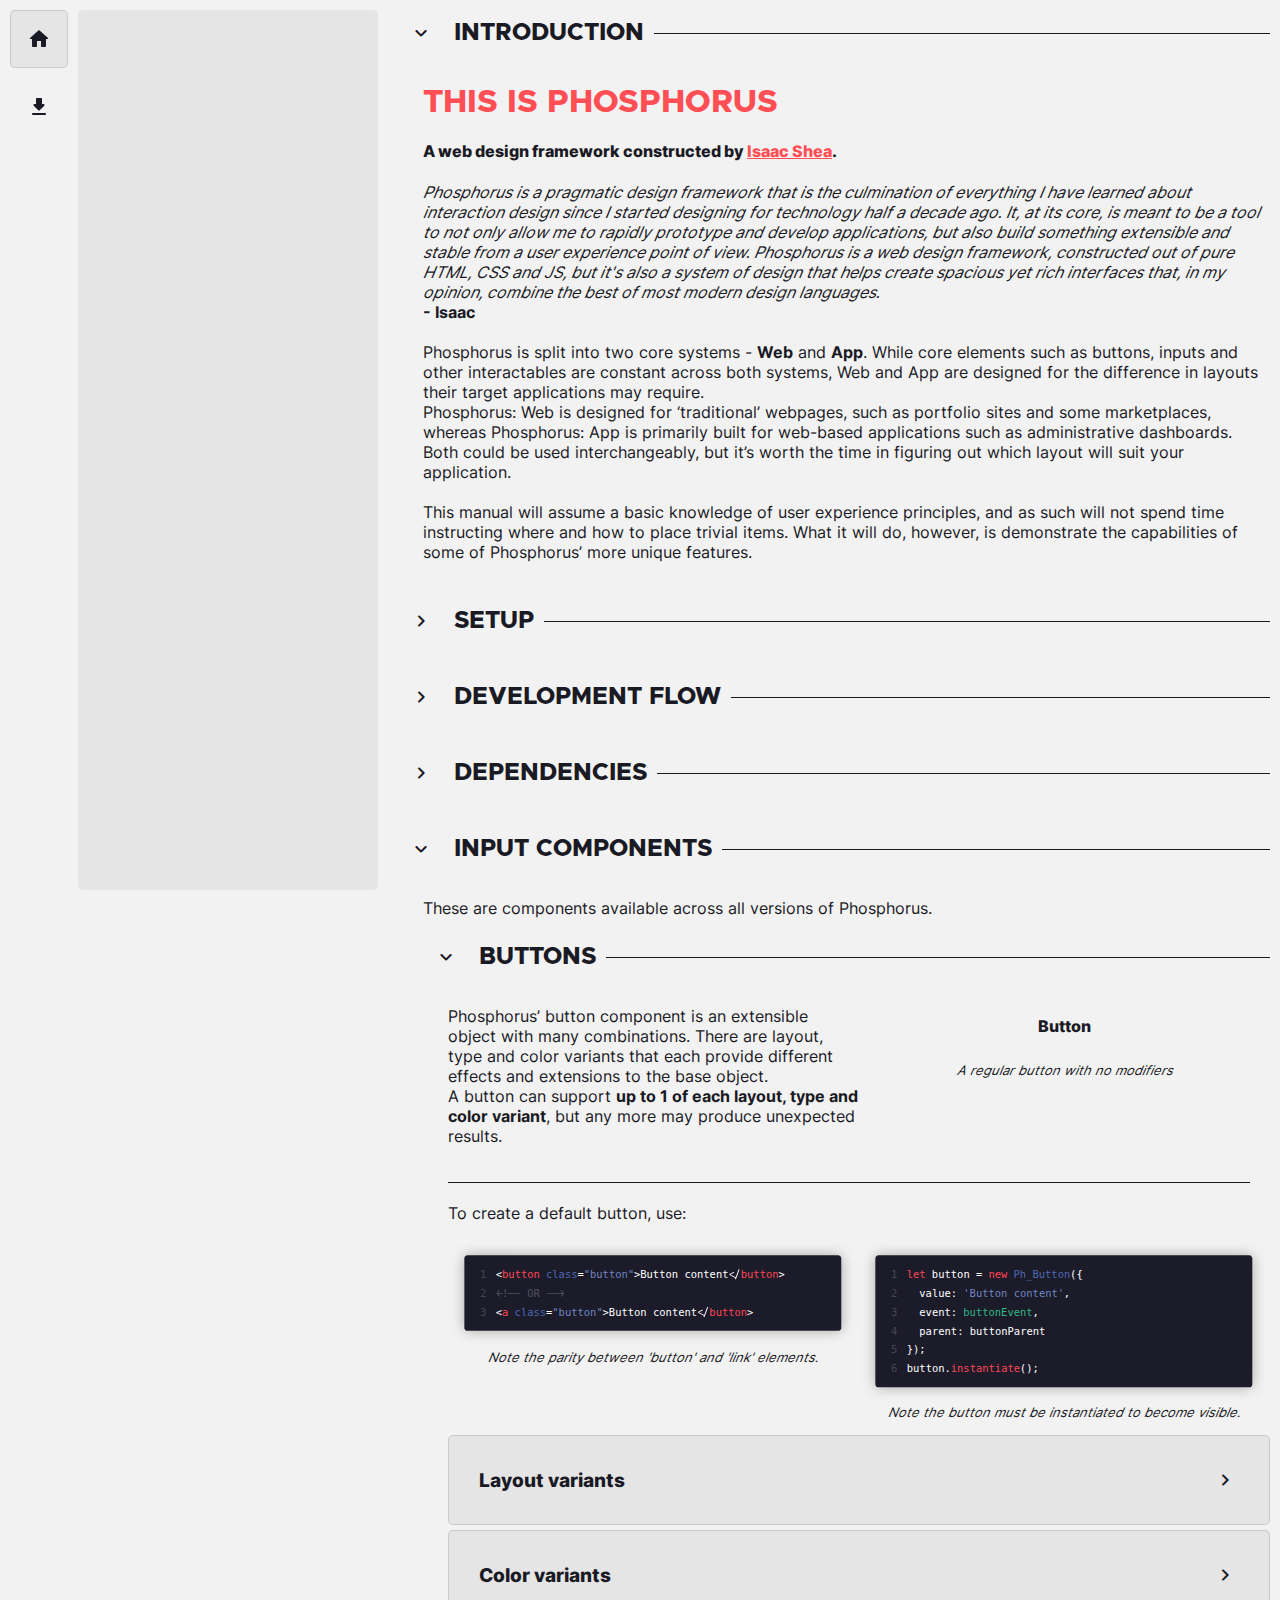
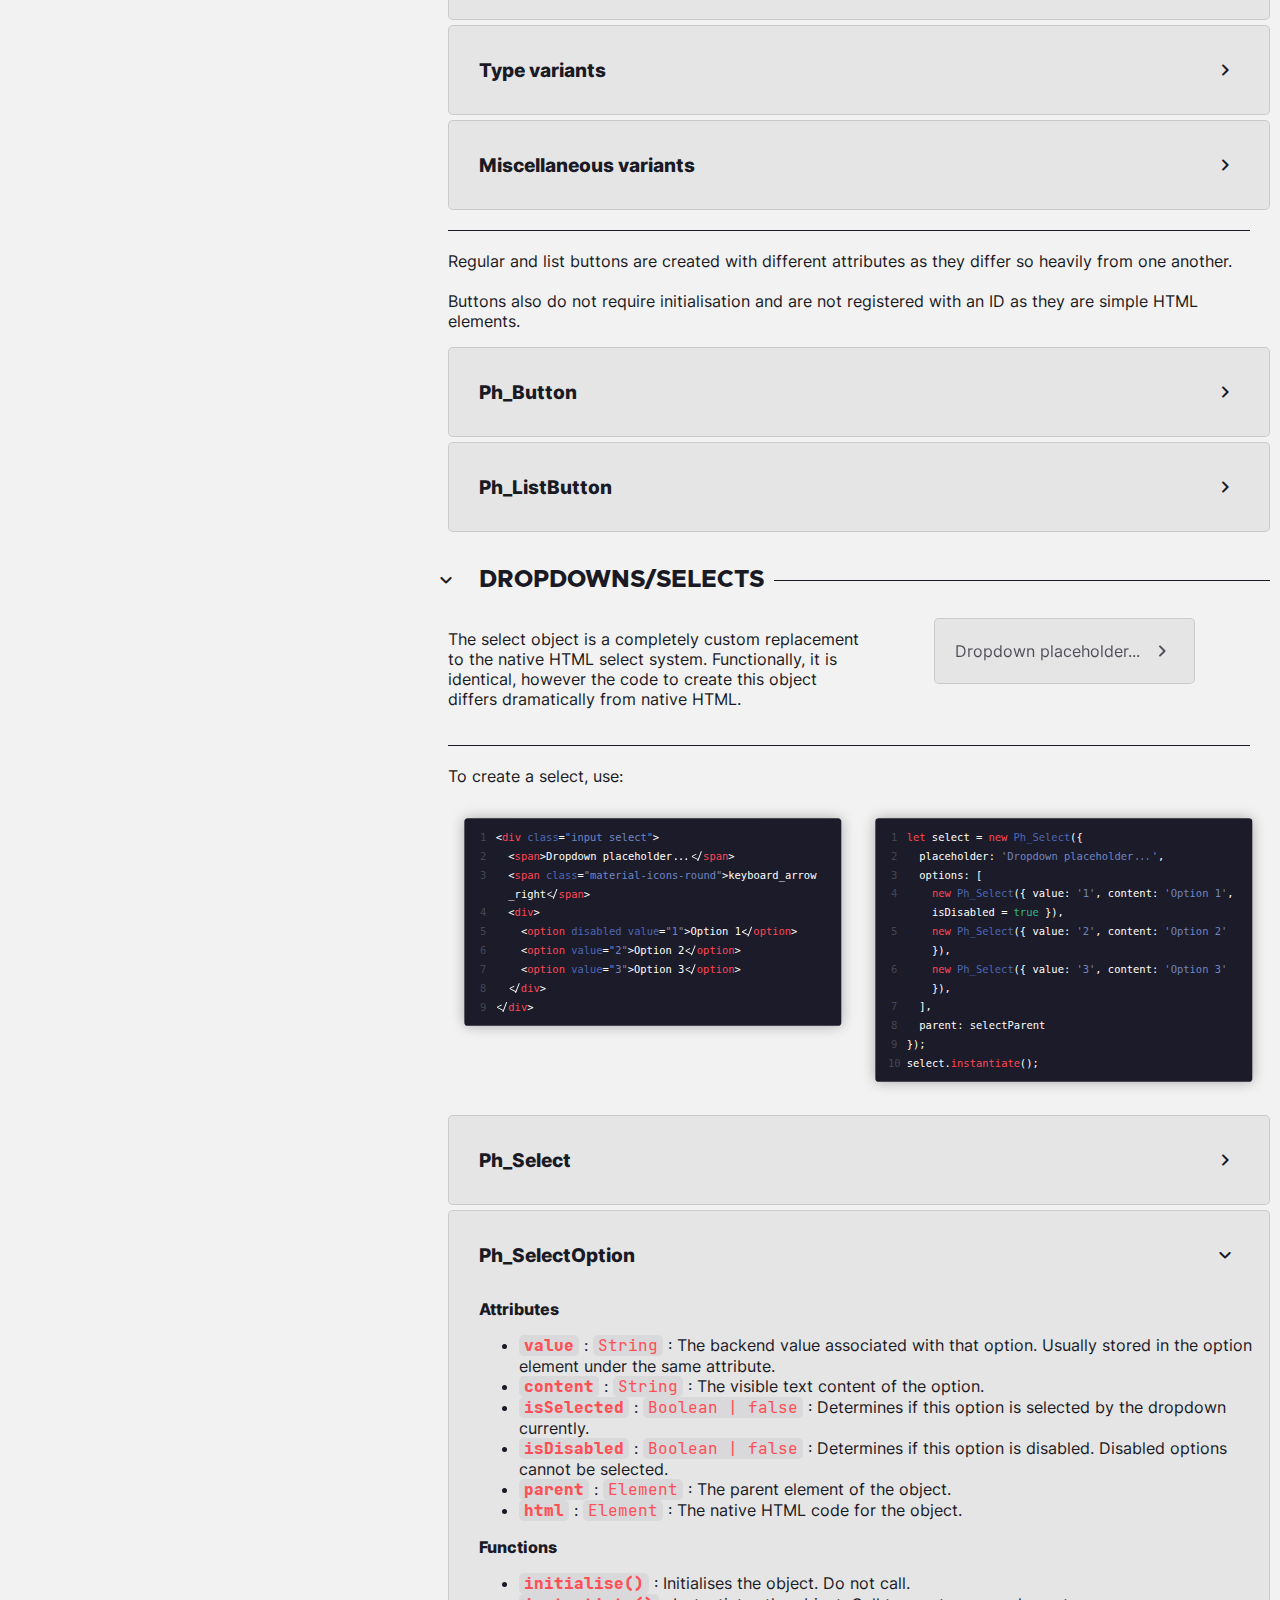
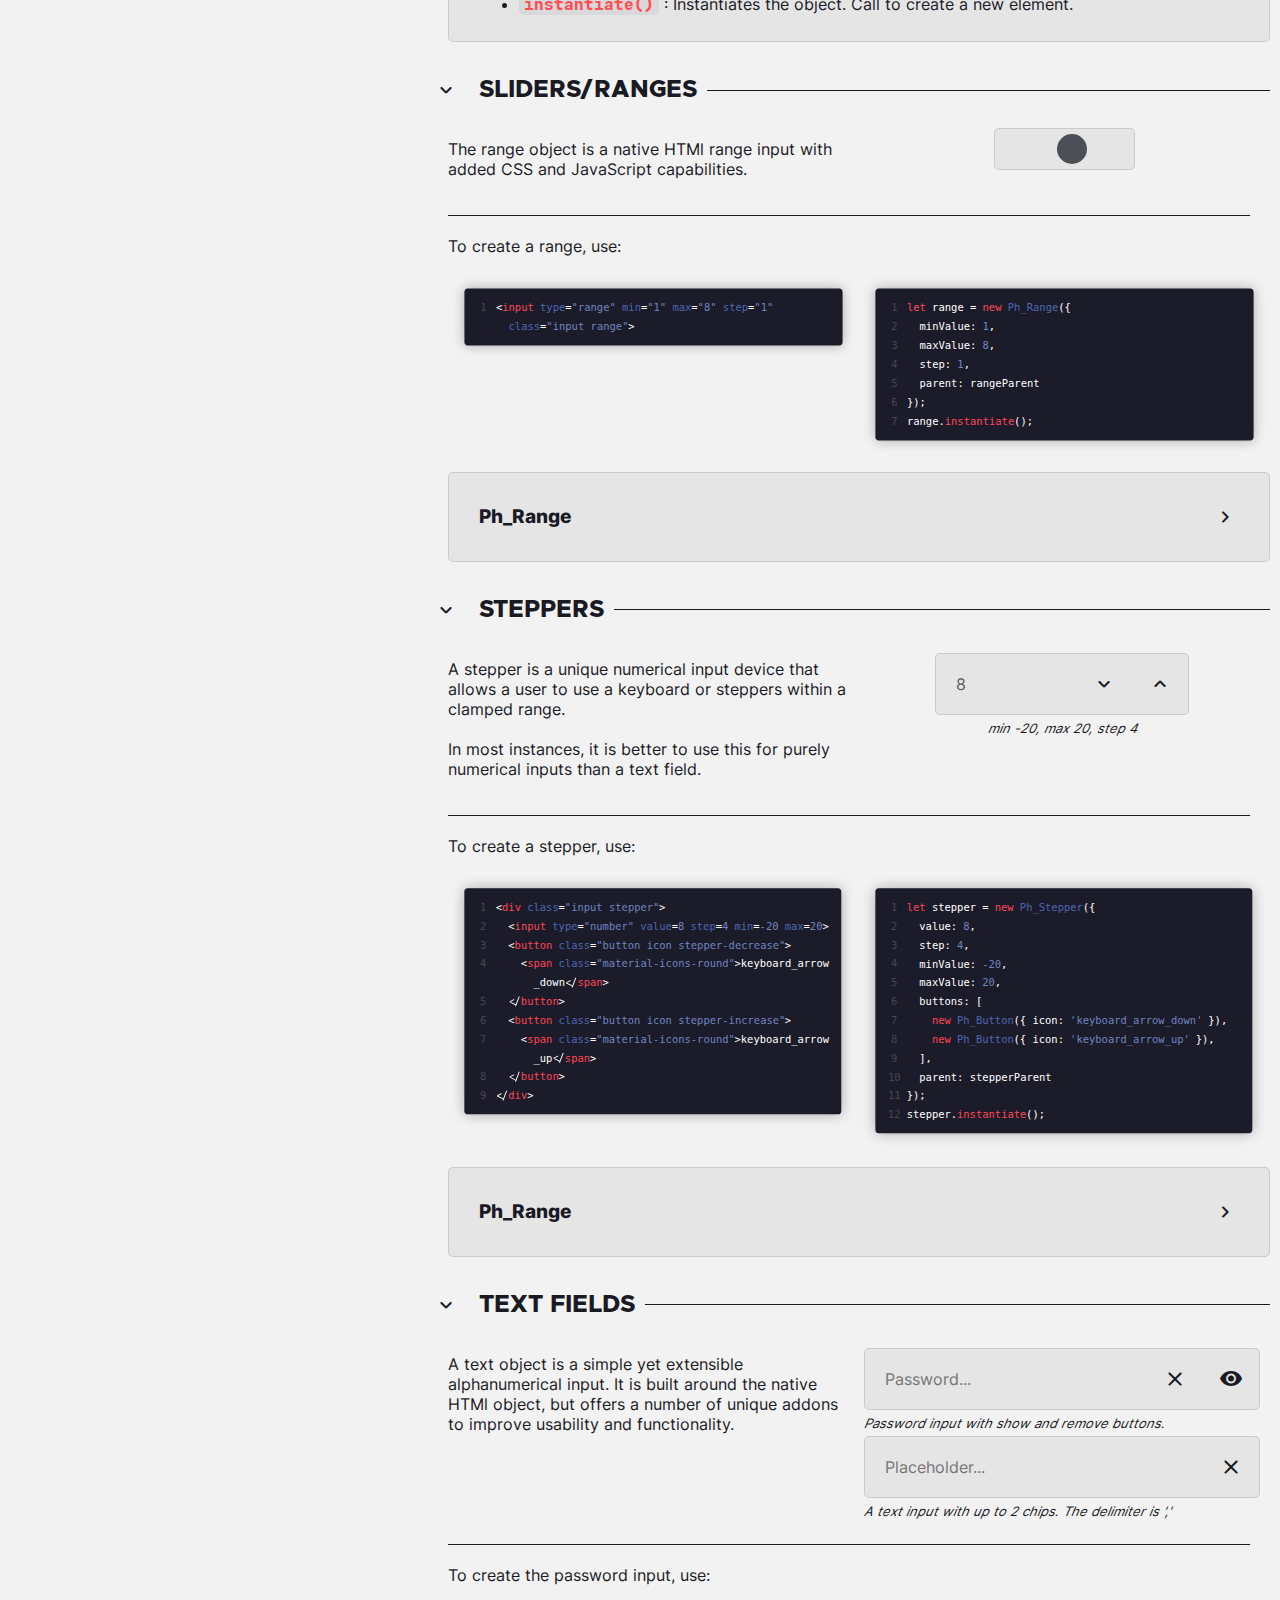
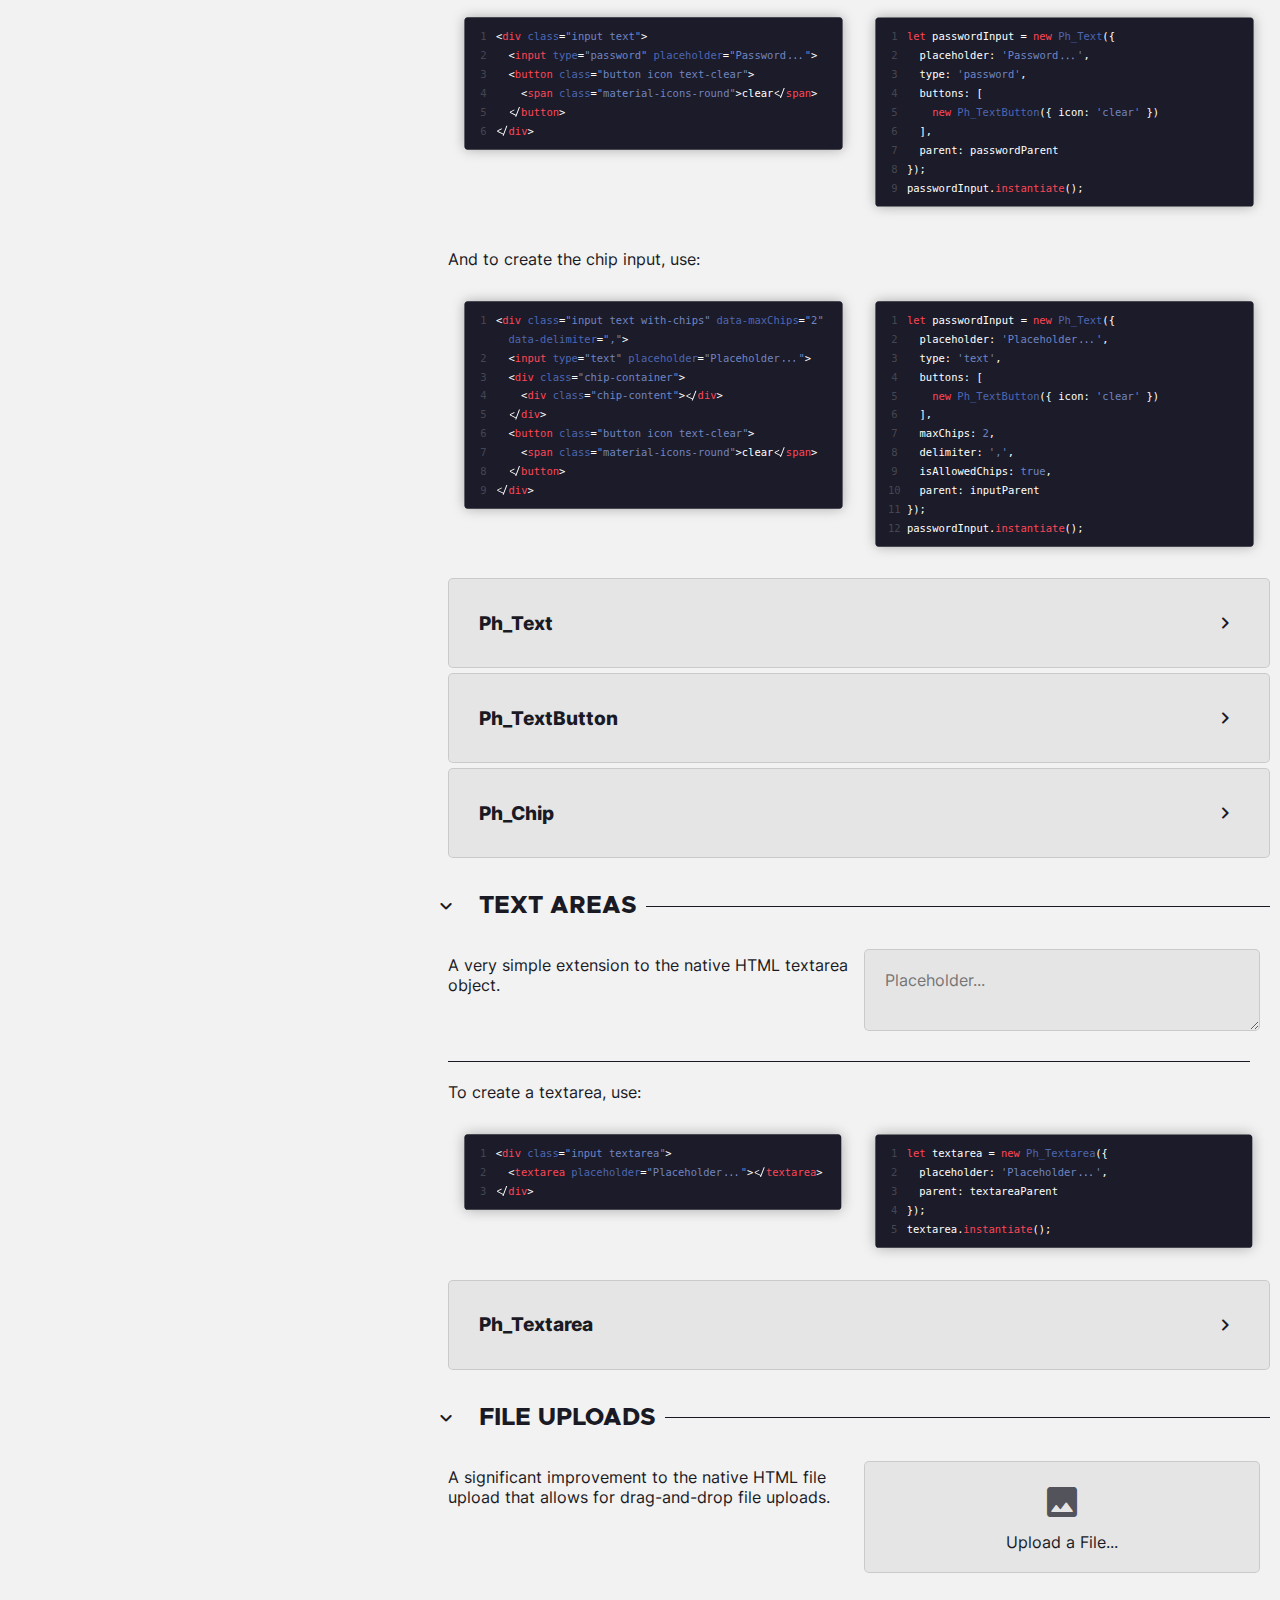
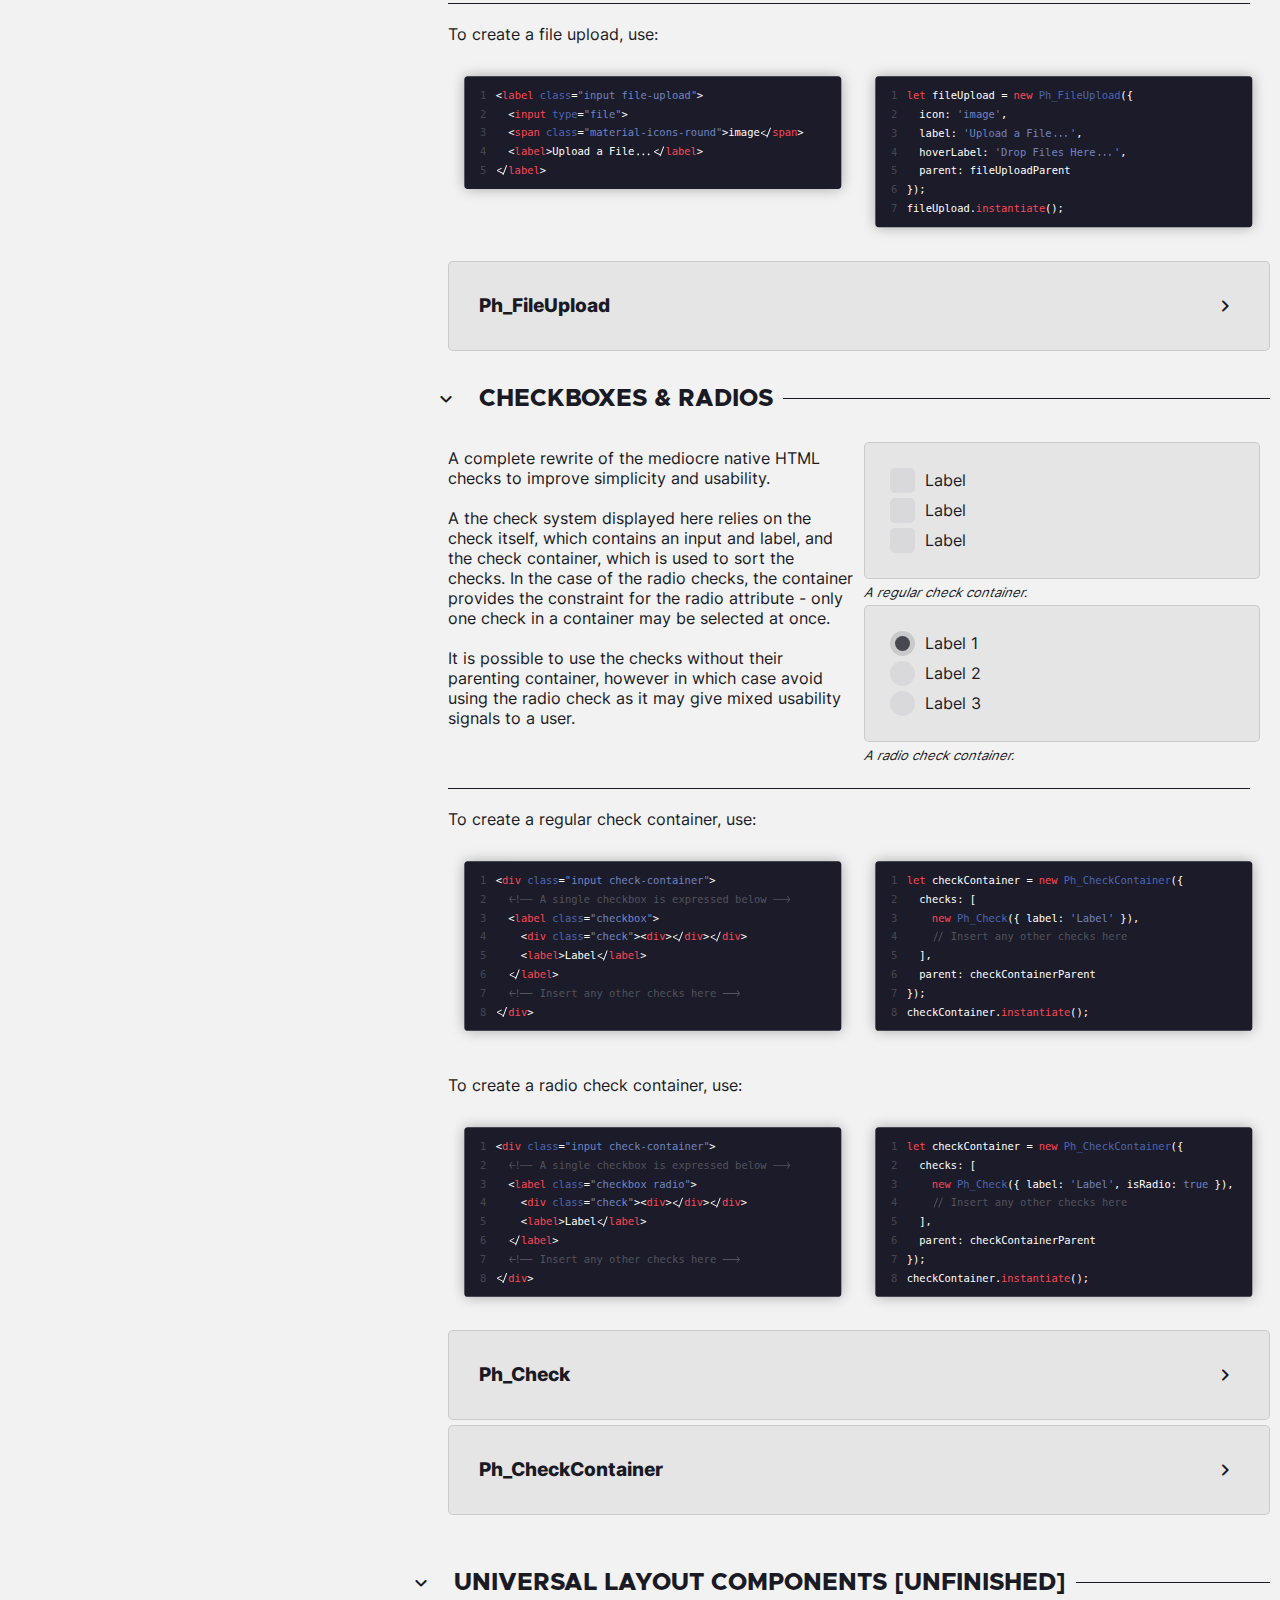
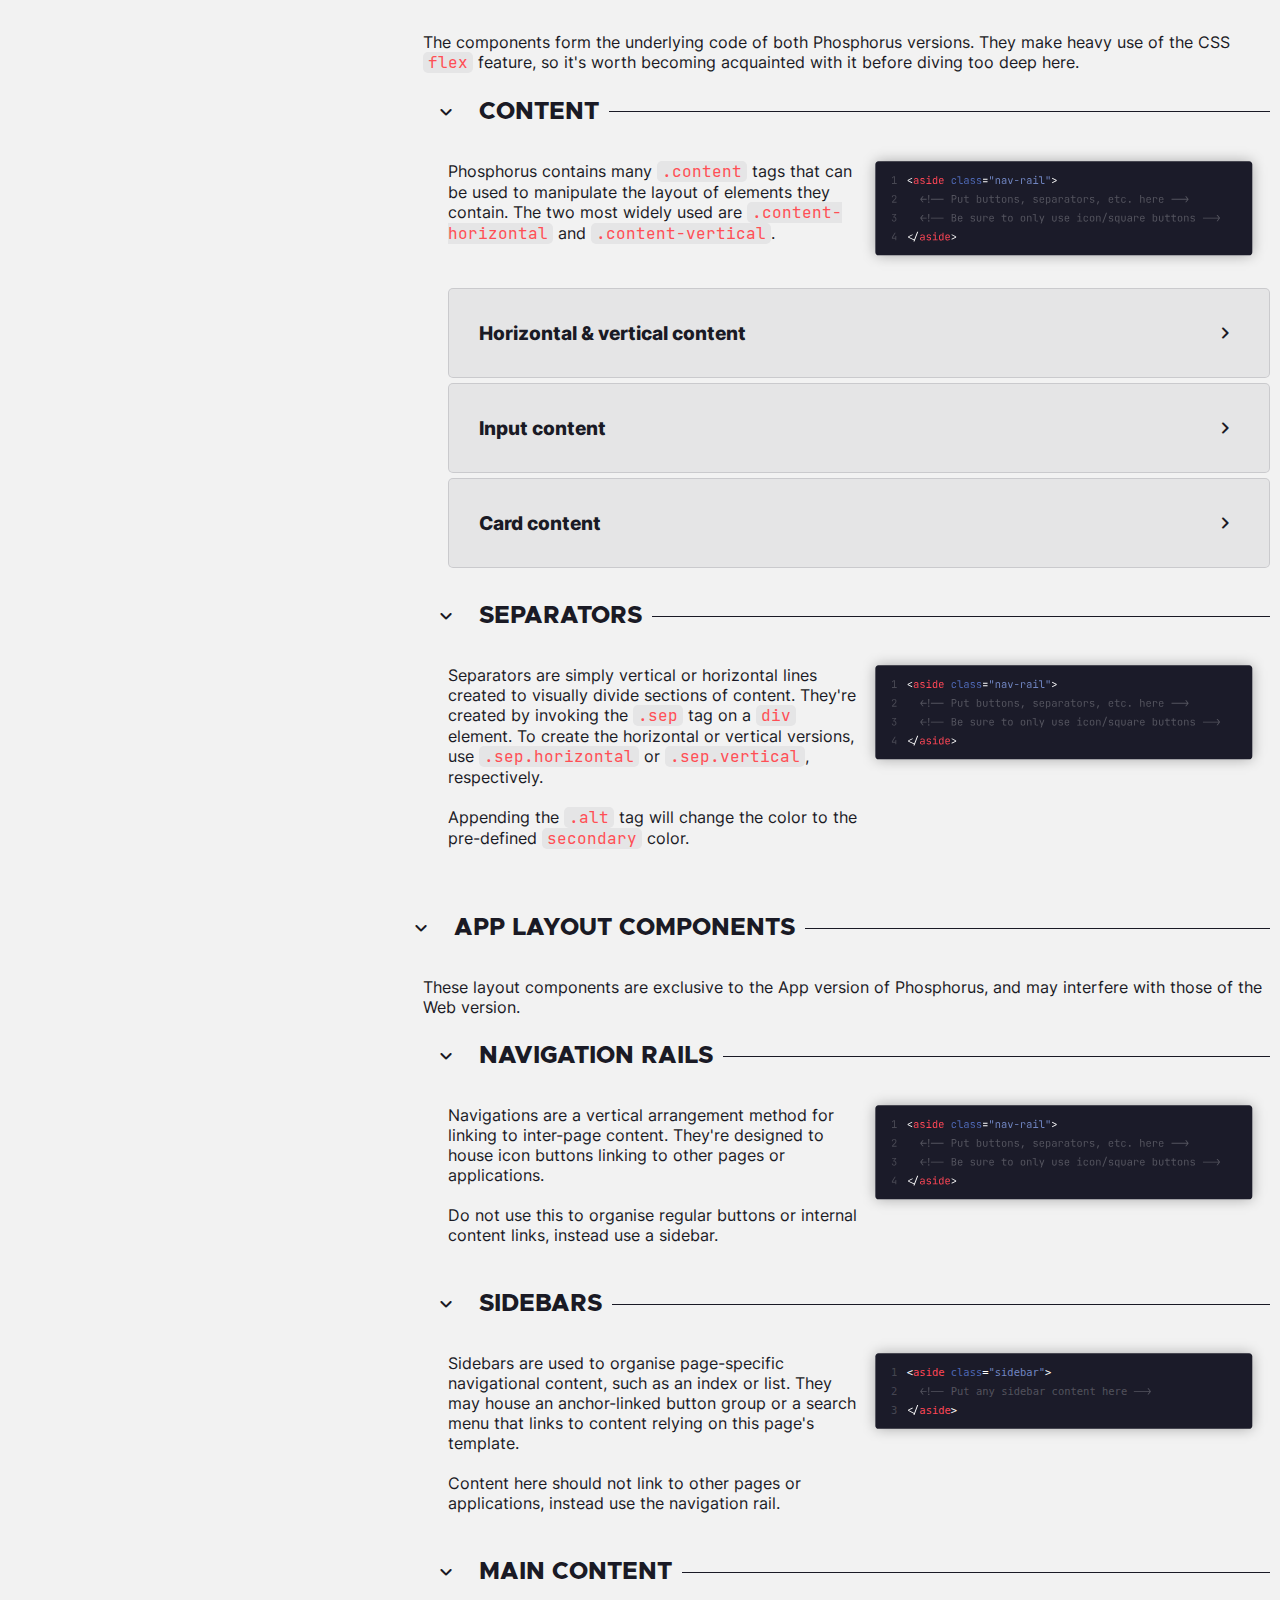
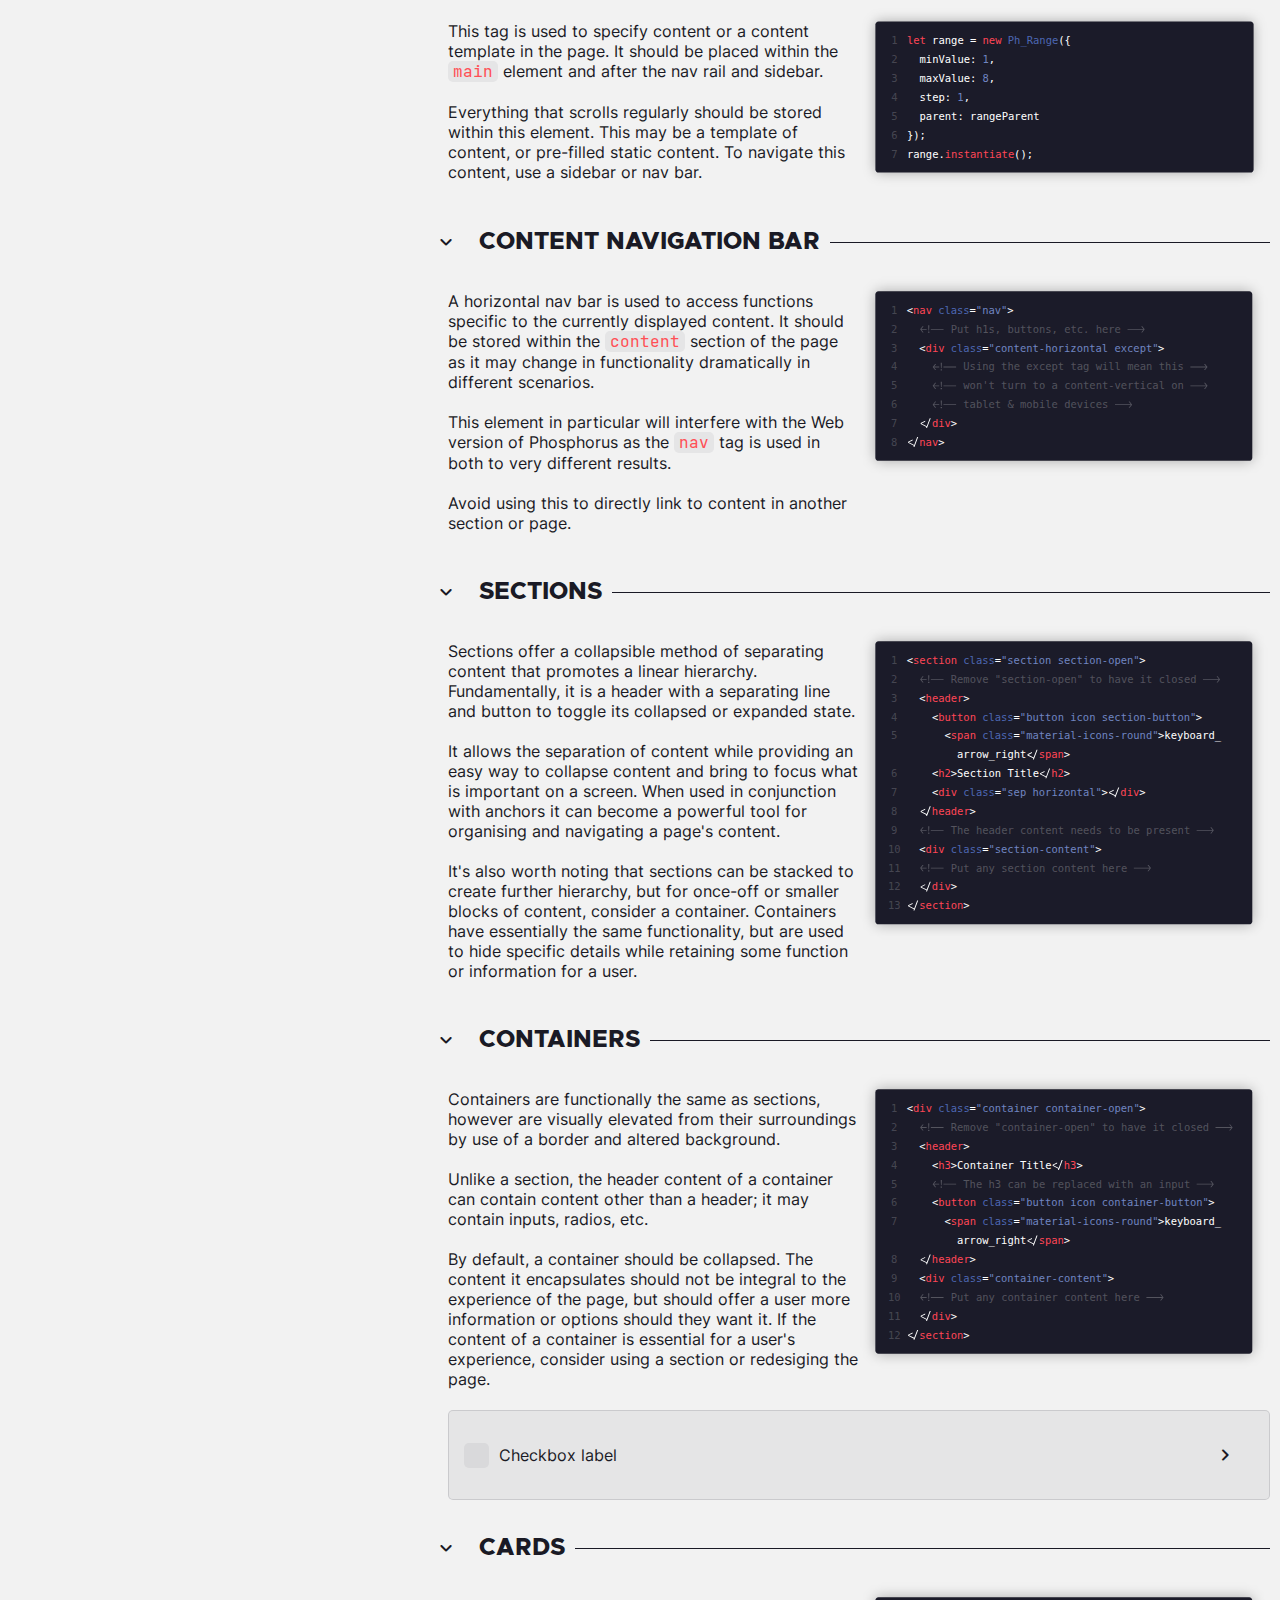
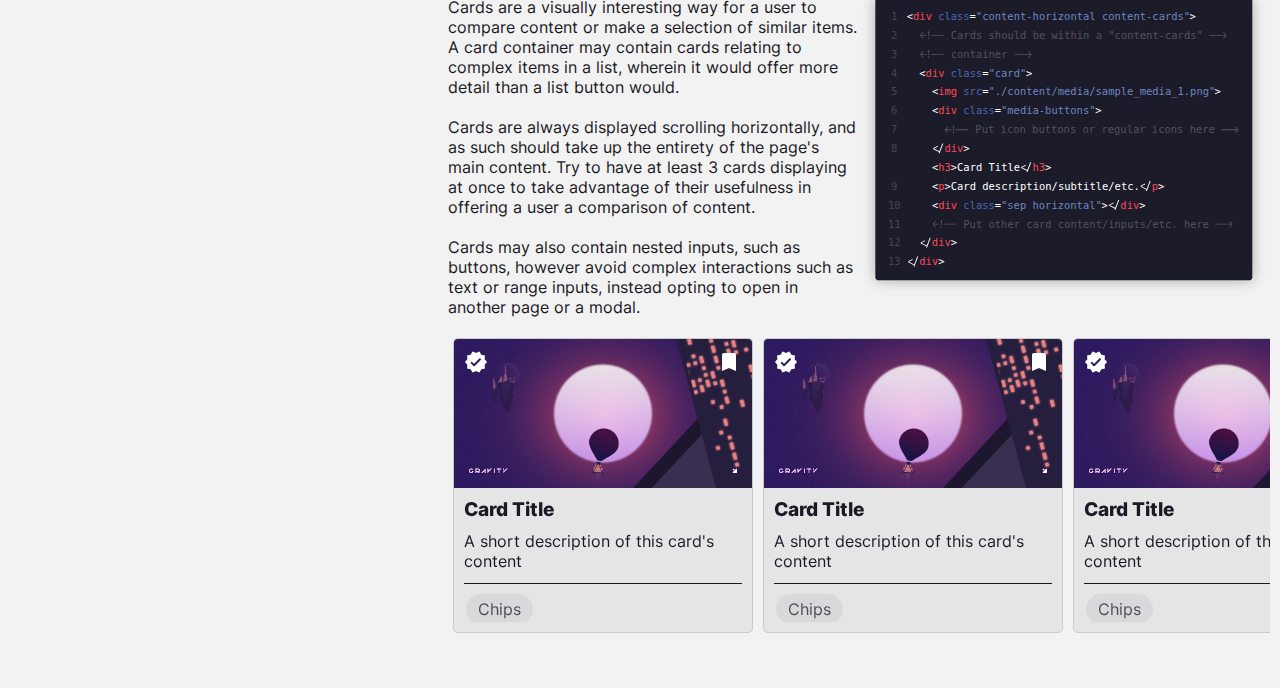
<file: index.html>
<!DOCTYPE html>
<html>
    <head>
        <meta name="viewport" content="width=device-width, initial-scale=1">
        
        <!-- Browser -->
        <title>Home | Phosphorus</title>

        <!-- JS -->
        <script src="./js/global.js"></script>

        <!-- CSS -->
        <link href="https://fonts.googleapis.com/icon?family=Material+Icons+Round" rel="stylesheet">
        
        <!-- PHOSPHORUS -->
        <link rel="stylesheet" href="./phosphorus/framework.css">
        <link rel="stylesheet" href="./phosphorus/app_framework.css">
        <link rel="stylesheet" href="./phosphorus/dependencies.css">
        <link rel="stylesheet" href="./css/pages/index.css">

        <script src="./phosphorus/framework.js"></script>
    </head>

    <body onload="loadFramework()">

        <!-- MAIN -->
        <main class="main">

            <!-- NAV RAIL -->
            <aside class="nav-rail">
                <button class="button icon outlined"><span class="material-icons-round">home</span></button>
                <button class="button icon"><span class="material-icons-round">download</span></button>
            </aside>

            <!-- SIDEBAR -->
            <aside class="sidebar">
                
            </aside>

            <!-- MAIN CONTENT -->
            <div class="content">

                <!-- INTRO -->
                <section class="section section-open" id="anchor-introduction">
                    <header>
                        <button class="button icon section-button"><span class="material-icons-round">keyboard_arrow_right</span></button>
                        <h2>Introduction</h2>
                        <div class="sep horizontal"></div>
                    </header>
                    <div class="section-content">
                        <h1>This is Phosphorus</h1>
                        <h4>A web design framework constructed by <a href="https://isaacshea.com/" target="_blank">Isaac Shea</a>.</h4>
                        <p>
                            <i>Phosphorus is a pragmatic design framework that is the culmination of everything I have learned about interaction design since I started designing for technology half a decade ago. It, at its core, is meant to be a tool to not only allow me to rapidly prototype and develop applications, but also build something extensible and stable from a user experience point of view. Phosphorus is a web design framework, constructed out of pure HTML, CSS and JS, but it's also a system of design that helps create spacious yet rich interfaces that, in my opinion, combine the best of most modern design languages.</i> <br> <b> - Isaac</b>
                            <br> <br>
                            Phosphorus is split into two core systems - <b>Web</b> and <b>App</b>. While core elements such as buttons, inputs and other interactables are constant across both systems, Web and App are designed for the difference in layouts their target applications may require.
                            <br>
                            Phosphorus: Web is designed for ‘traditional’ webpages, such as portfolio sites and some marketplaces, whereas Phosphorus: App is primarily built for web-based applications such as administrative dashboards. Both could be used interchangeably, but it’s worth the time in figuring out which layout will suit your application.
                            <br> <br>
                            This manual will assume a basic knowledge of user experience principles, and as such will not spend time instructing where and how to place trivial items. What it will do, however, is demonstrate the capabilities of some of Phosphorus’ more unique features.
                        </p>
                    </div>
                </section>

                <!-- SETUP -->
                <section class="section" id="anchor-setup">
                    <header>
                        <button class="button icon section-button"><span class="material-icons-round">keyboard_arrow_right</span></button>
                        <h2>Setup</h2>
                        <div class="sep horizontal"></div>
                    </header>
                    <div class="section-content">
                        <p>
                            To begin, download the <a>latest version of Phosphorus relevant to your project</a>[link not yet added]. If you're unsure of which version, a description of both instances and their uses is available on the download page.
                            <br> <br>
                            Once you've downloaded the .zip file for Phosphorus, move into your project folder at the top level (ensure the .zip file sits on the same level as your index.html file). Then, unzip the file and delete the .zip if it was not already done.
                        </p>
                        
                        <div class="sep horizontal"></div>

                        <p>
                            A new directory named <code>Phosphorus</code> should have been created, and within it the following files:
                        </p>
                        <ul>
                            <li>
                                <b>framework.css:</b> the primary file that contains a base-level styling system across both types of Phosphorus. This is where common input elements such as buttons and text inputs are styled.
                            </li>
                            <li>
                                <b>framework.js:</b> the JS file containing all the code to assist the instantiation and functionality of your page. This is identical across both Phosphorus instances.
                            </li>
                            <li>
                                <b>app_framework.css:</b> another CSS file that contains the elements and layout systems specific to the App instance of Phosphorus. Importing this in conjunction with web_framework.css is likely to cause unexpected results.
                            </li>
                            <li>
                                <b>dependencies.css:</b> this file contains the variables for the colors and fonts used to create the page. Essentially any CSS variables are stored in one place within this file.
                            </li>
                        </ul>
                        <p>
                            It's worth noting that these files <b>should not be moved to any other folder</b> as they all rely on one another to function correctly. Additionally, avoid editing any of the files except <code>dependencies.css</code> unless you have a solid understanding of how the system functions.
                        </p>

                        <div class="sep horizontal"></div>
                        
                        <p>
                            With that explained, let's explore how to import these files to use in your project. This example will import only into an <code>index.html</code> page, but the general concept applies to any other html document.
                        </p>

                        <h4>Importing into HTML</h4>
                        <p>
                            Within the <code>&lt;head&gt;</code> element of your page, use the following code to import Phosphorus:
                        </p>
                        <div class="content-vertical content-code">
                            <img class="code" src="./content/media/code/setup/slice19.svg">
                        </div>

                        <h4>Loading the framework</h4>
                        <p>
                            Within the <code>&lt;body&gt;</code> tag, add the following code.
                        </p>
                        <div class="content-vertical content-code">
                            <img class="code" src="./content/media/code/setup/slice21.svg">
                        </div>
                        <p>
                            This effectively allows Phosphorus to step in as middleware to make some final changes to your page before it's shown to users. The setup is now done, but before you get ahead of yourself, it's worth understanding how Phosphorus functions.
                        </p>
                    </div>
                </section>

                <!-- FLOW -->
                <section class="section" id="anchor-flow">
                    <header>
                        <button class="button icon section-button"><span class="material-icons-round">keyboard_arrow_right</span></button>
                        <h2>Development Flow</h2>
                        <div class="sep horizontal"></div>
                    </header>
                    <div class="section-content">
                        <p>
                            It's worth understanding how Phosphorus functions, at least on a basic level, before jumping in and getting caught up in its complexities.
                            <br> <br>
                            Phosphorus was designed to make development quick and easy, while hiding any technical elements from users. As a result, it will check upon loading the page that elements you want to create with it are done so correclty, and if not it should error and tell you what is wrong.
                            <br>
                            For this reason, I recommend using Visual Studio: Code and the Live Server extension (or some equivalent), and having DevTools panel open to the console tab on the browser you're using to develop, as Phosphorus makes copious use of the console to send errors and warnings in the hope to decrease development time and difficulty.  
                        </p>
                        <h4>How this looks in practice</h4>
                        <p>
                            Upon a page being loaded, the <code>framework.js</code> file will automatically index every element with the proper classes added in an attempt to convert it to a Phosphorus Object. Should it fail to do so, it will post an error to the DevTools console panel, and should it encounter a non-fatal error it will post a warning. It's worth keeping a good eye on the console panel for that reason - most errors Phosphorus encounters will be posted here for your information.
                        </p>

                        <div class="container">
                            <header>
                                <h3>Elements vs Objects</h3>
                                <button class="button icon container-button"><span class="material-icons-round">keyboard_arrow_right</span></button>
                            </header>
                            <div class="container-content">
                                <p>
                                    There's an important distinction that this manual will make between HTML Elements and Phosphorus Objects. 
                                    <br> <br>
                                    An HTML Element is essentially a native element with your own styling applied to it (if any). It's not special or enhanced in any way. A Phosphorus Object, by contrast, is an abstraction layer that sits on top of a regular HTML Element that brings important information such as an input's value, etc. to the highest layer in an attempt to replace:
                                </p>
                                <div class="content-vertical content-code">
                                    <img class="code" src="./content/media/code/setup/slice20.svg">
                                </div>
                                <p>
                                    This flow should become clearer as you continue developing with Phosphorus.
                                </p>
                            </div>
                        </div>

                        <div class="container container-open">
                            <header>
                                <h3>Construction -> Instantiation -> Initialisation</h3>
                                <button class="button icon container-button"><span class="material-icons-round">keyboard_arrow_right</span></button>
                            </header>
                            <div class="container-content">
                                <p>
                                    Integral to understanding how Phosphorus functions is understanding the Construction Flow. Every Object will have a three-step cycle applied to it before it becomes completely usable on the webpage.
                                    <br> <br>
                                    As a core principle, this flow is designed to replace the tedious process of navigating JavaScript DOM management, although will not be usable everywhere.
                                </p>
                                
                                <h4>Construction</h4>
                                <p>
                                    To define an Object and its attributes, it must be constructed.
                                </p>
                                <div class="content-vertical content-code">
                                    <img class="code" src="./content/media/code/buttons/slice11.svg">
                                </div>
                                <p>
                                    Constructing an Object provides Phosphorus with most, if not all, of the necessary information it requires to build the object exactly as you require it, while providing it an opportunity to throw errors or warnings that could cause headaches if left without this middleware.
                                    <br> <br>
                                    <b>Constructing an Object will NOT make it appear on the page.</b>
                                </p>

                                <div class="sep horizontal"></div>

                                <h4>Instantiation</h4>
                                <p>
                                    Instantiation is a single function, called with <code>Ph_Object.instantiate();</code> that handles all the JavaScript DOM of creating the Object, and will return the HTML element once complete.
                                    <br> <br>
                                    It is during instantiation that an object will appear on the page, appended to the parent object specified upon construction.
                                </p>

                                <div class="sep horizontal"></div>

                                <h4>Initialisation</h4>
                                <p>
                                    Initialisation is called on most Objects to create an ID and finalise anything needed for the element. This step varies heavily between Objects, and should be called by Phosphorus automatically.
                                    <br> <br>
                                    Once this step is done, the Object should be ready to use to its full capacity.
                                </p>

                                <div class="sep horizontal"></div>

                                <h4>OnLoad vs Runtime</h4>
                                <p>
                                    Phosphorus Objects can be created both upon the page loading (called using the <code>onload="loadFramework();"</code> function we previously setup) and at runtime (using the JavaScript flow we just covered).
                                    <br> <br>
                                    The biggest difference between the two is that any elements created before loading the page have naturally already been instantiated, thus will be constructed and initialised by the <code>loadFramework()</code> function. Any other elements created at runtime must follow the process outlined above.
                                </p>
                            </div>
                        </div>

                        <h4>Phosphorus writes itself</h4>
                        <p>
                            There is a good chance that an element being converted to an Object will have additional code added to it, either for parity, identification or usability across devices. This manual should disclose when an element will be modified at loadtime where relevant, but as a general rule of thumb, every Object will be have <code>ph-[element-name]-[id]</code> added to its class list upon initialisation to make it easier to find later.
                        </p>

                        <h4>But what about performance?</h4>
                        <p>
                            This is a perfectly valid concern as the scripts to make Phosphorus possible <i>are</i> huge, but I've found that the load time of a page is negligibly affected the presence of the <code>framework.js</code> script as the vast majority of computers run modern browsers and have the processing power to handle this.
                        </p>

                        <h4>Final notes</h4>
                        <p>
                            At the end of the day, Phosphorus is designed to alleviate stress off of the developer and automate and compact the creation of elements by using the copious computing power available to browsers.
                            <br> <br>
                            One can only hope that the 2000+ lines of code required to make this possible is worth it.
                        </p>
                    </div>
                </section>

                <!-- DEPENDENCIES -->
                <section class="section" id="anchor-flow">
                    <header>
                        <button class="button icon section-button"><span class="material-icons-round">keyboard_arrow_right</span></button>
                        <h2>Dependencies</h2>
                        <div class="sep horizontal"></div>
                    </header>
                    <div class="section-content">
                        <p>
                            As we covered in the setup section, every instance of Phosphorus is packaged with the <code>dependencies.css</code> file. This file contains the variables controlling the colors, corner radius, animation speed and fonts for the project, among other things.
                            <br> <br>
                            Everything that can be customised universally is controlled here, so let's dissect what everything does.
                        </p>

                        <!-- COLOR -->
                        <div class="container">
                            <header>
                                <h3>Colors</h3>
                                <button class="button icon container-button"><span class="material-icons-round">keyboard_arrow_right</span></button>
                            </header>
                            <div class="container-content">
                                <p>
                                    Phosphorus splits colors up into three main color types: primary, secondary and tertiary, each with numerous variations for different implementations.
                                    <br> <br>
                                    The primary color is the one that will make up the background elements of the page, and as such should be a neutral color.
                                    <br> <br>
                                    The secondary color is the 'accent' color for your site: it's used to bring attention to something or re-inforce a brand color. This should be something that fits well against both the primary and tertiary colors as it will be used closely with them.
                                    <br> <br>
                                    Finally, the tertiary color makes up the foreground elements of the site, such as text and lines. Because this is used for displaying text, it needs to be legible and inoffensive to your users' eyes, and should contrast excellently against the primary color.
                                </p>

                                <div class="sep horizontal"></div>

                                <h4>Transparency effects</h4>
                                <p>
                                    For each color, a 25%, 50% and 75% opacity version exists for implementation on semi-transparent surfaces. It's worth noting that the actual transparency of these colors is not always exactly corresponding to these values; instead, treat it as a guideline to achieve the same visual consistency.
                                </p>

                                <div class="sep horizontal"></div>

                                <h4>Dark mode</h4>
                                <p>
                                    If you haven't already noticed by perusing the <code>dependencies.css</code> file, Phosphorus implements the <code>prefers-color-scheme: dark</code> media query to improve usability in dark environments. While it's not entirely necessary to implement this in your project, here are a few arguments I've formed from my experience:
                                </p>
                                <ul>
                                    <li>
                                        <b>Using a lighter theme by default is inviting to users:</b> 
                                        anybody familiar with the messaging application Discord may be aware that they recently made the move from a primarily dark-themed interface to embracing their (much memed) light theme as the default scheme. Why? I theorise it's because a dark theme is far more threatening for new users. I myself remember being daunted by Discord's interface back when I joined in 2015.
                                    </li>
                                    <li>
                                        <b>Using a darker theme in dark environments makes content more legible:</b> 
                                        It's no secret that using a device with a high brightness in a dark environment leads to discomfort and squinting, but there's a point where a device on it's lowest brightness setting on a light-themed site is still too bright for some users. Making a website adapt (automatically!) with their preferences is just courtesy.
                                    </li>
                                </ul>
                                <p>
                                    Of course, these arguments are primarily pragmatic, so if you believe you have better judgement in this situation you are more than welcome to make modifications here as you see fit.
                                </p>
                            </div>
                        </div>

                        <!-- MISC -->
                        <div class="container">
                            <header>
                                <h3>Miscellaneous</h3>
                                <button class="button icon container-button"><span class="material-icons-round">keyboard_arrow_right</span></button>
                            </header>
                            <div class="container-content">
                                <h4>Corner rounding</h4>
                                <p>
                                    Controls the <code>border-radius</code> property of any relevant objects. By default this is set to <code>5px</code>.
                                </p>

                                <sep class="sep horizontal"></sep>

                                <h4>Transition duration</h4>
                                <p>
                                    Controls the animation speed of some of the animations. By default this is <code>0.1s</code>.
                                    <br> <br>
                                    It's worth noting that not every css property is variable-compatible, so this variable may not work everywhere. Additionally, some animations are fixed to a different speed to this variable (notably the animation for the alert) for usability reasons.
                                </p>
                            </div>
                        </div>

                        <!-- FONTS -->
                        <div class="container">
                            <header>
                                <h3>Fonts</h3>
                                <button class="button icon container-button"><span class="material-icons-round">keyboard_arrow_right</span></button>
                            </header>
                            <div class="container-content">
                                <p>
                                    Fonts are easily the most involved of the dependencies, and may require some modification to the framework files to function properly. 
                                    <br> <br>
                                    To properly explore how to use fonts, <a>go to the Fonts section</a>[link needed].
                                </p>
                            </div>
                        </div>
                    </div>
                </section>

                <!-- INPUTS -->
                <section class="section section-open" id="anchor-input-components">
                    <header>
                        <button class="button icon section-button"><span class="material-icons-round">keyboard_arrow_right</span></button>
                        <h2>Input Components</h2>
                        <div class="sep horizontal"></div>
                    </header>
                    <div class="section-content">
                        <p>
                            These are components available across all versions of Phosphorus.
                        </p>

                        <!-- BUTTONS -->
                        <section class="section section-open" id="anchor-buttons">
                            <header>
                                <button class="button icon section-button"><span class="material-icons-round">keyboard_arrow_right</span></button>
                                <h2>Buttons</h2>
                                <div class="sep horizontal"></div>
                            </header>
                            <div class="section-content">
                                <div class="content-horizontal">
                                    <p>
                                        Phosphorus’ button component is an extensible object with many combinations. There are layout, type and color variants that each provide different effects and extensions to the base object.
                                        <br>
                                        A button can support <b>up to 1 of each layout, type and color variant</b>, but any more may produce unexpected results.
                                    </p>
                                    <div class="content-code">
                                        <button class="button">Button</button>
                                        <p class="label">A regular button with no modifiers</p>
                                    </div>
                                </div>

                                <div class="sep horizontal"></div>
                                <p>
                                    To create a default button, use:
                                </p>
                                <div class="content-horizontal">
                                    <div class="content-vertical content-code">
                                        <img class="code" src="./content/media/code/buttons/slice16.svg">
                                        <p class="label">Note the parity between 'button' and 'link' elements.</p>
                                    </div>
                                    <div class="content-vertical content-code">
                                        <img class="code" src="./content/media/code/buttons/slice12.svg">
                                        <p class="label">Note the button must be instantiated to become visible.</p>
                                    </div>
                                </div>

                                <!-- LAYOUT VARIANTS -->
                                <div class="container">
                                    <header>
                                        <h3>Layout variants</h3>
                                        <button class="button icon container-button"><span class="material-icons-round">keyboard_arrow_right</span></button>
                                    </header>
                                    <div class="container-content">

                                        <!-- ICON BUTTON-->
                                        <h4>Icon</h4>
                                        <div class="content-horizontal">
                                            <p>
                                                Creates a button with specific parameters to create a square icon button. This is specifically designed to work with <a href="https://fonts.google.com/icons">Google's Material Icons (rounded)</a>, which are a free and open-source icon library.
                                                <br> <br>
                                                <a href="#anchor-icons">Learn more about icons.</a>
                                            </p>
                                            <div class="content-code">
                                                <button class="button icon"><span class="material-icons-round">home</span></button>
                                            </div>
                                        </div>
                                        <div class="content-horizontal">
                                            <div class="content-vertical content-code">
                                                <img class="code" src="./content/media/code/buttons/slice15.svg">
                                            </div>
                                            <div class="content-vertical content-code">
                                                <img class="code" src="./content/media/code/buttons/slice11.svg">
                                            </div>
                                        </div>

                                        <div class="sep horizontal"></div>

                                        <!-- WITH ICON BUTTON-->
                                        <h4>Text & Icon</h4>
                                        <div class="content-horizontal">
                                            <p>
                                                Creates a button with the relevant modifications to accommodate both an icon and text. The order of elements within the button will determine whether the icon is leading or trailing.
                                            </p>
                                            <div class="content-code">
                                                <button class="button with-icon"><span class="material-icons-round">home</span>Home</button>
                                                <button class="button with-icon">Home<span class="material-icons-round">home</span></button>
                                            </div>
                                        </div>
                                        <div class="content-horizontal">
                                            <div class="content-vertical content-code">
                                                <img class="code" src="./content/media/code/buttons/slice14.svg">
                                            </div>
                                            <div class="content-vertical content-code">
                                                <img class="code" src="./content/media/code/buttons/slice10.svg">
                                                <p class="label">To create a trailing icon instead, set <code>isIconLeading</code> to <code>false</code>.</p>
                                            </div>
                                        </div>

                                        <div class="sep horizontal"></div>

                                        <!-- LIST BUTTON-->
                                        <h4>List</h4>
                                        <div class="content-horizontal">
                                            <p>
                                                Modifies the button object to create a complex button capable of holding a title, subtitle, and fore and aft icons.
                                                <br> <br>
                                                Each list button must be created with a title, but should also contain an aft icon.
                                            </p>
                                            <div class="content-code">
                                                <button class="button list">
                                                    <span class="material-icons-round">verified_user</span>
                                                    <div class="content-vertical">
                                                        <h4>List Button</h4>
                                                        <p>Result #1</p>
                                                    </div>
                                                    <span class="material-icons-round">keyboard_arrow_right</span>
                                                </button>
                                            </div>
                                        </div>
                                        <div class="content-horizontal">
                                            <div class="content-vertical content-code">
                                                <img class="code" src="./content/media/code/buttons/slice13.svg">
                                            </div>
                                            <div class="content-vertical content-code">
                                                <img class="code" src="./content/media/code/buttons/slice9.svg">
                                                <p class="label">Phosphorus will return an error if no <code>title</code> is supplied.</p>
                                            </div>
                                        </div>
                                    </div>
                                </div>

                                <!-- COLOR VARIANTS -->
                                <div class="container">
                                    <header>
                                        <h3>Color variants</h3>
                                        <button class="button icon container-button"><span class="material-icons-round">keyboard_arrow_right</span></button>
                                    </header>
                                    <div class="container-content">

                                        <!-- SECONDARY BUTTON-->
                                        <h4>Secondary</h4>
                                        <div class="content-horizontal">
                                            <p>
                                                Changes the default color content of the button from the tertiary color to the secondary color, as defined in the current theme.
                                                <br> <br>
                                                <a href="#anchor-themes">Learn more about themes & dependencies.</a>
                                            </p>
                                            <div class="content-horizontal">
                                                <button class="button secondary">Button</button>
                                                <button class="button secondary outlined">Button</button>
                                                <button class="button secondary contained">Button</button>
                                            </div>
                                        </div>
                                        <div class="content-horizontal">
                                            <div class="content-vertical content-code">
                                                <img class="code" src="./content/media/code/buttons/slice8.svg">
                                            </div>
                                            <div class="content-vertical content-code">
                                                <img class="code" src="./content/media/code/buttons/slice7.svg">
                                            </div>
                                        </div>

                                        <div class="sep horizontal"></div>

                                        <!-- TERTIARY BUTTON-->
                                        <h4>Tertiary</h4>
                                        <div class="content-horizontal">
                                            <p>
                                                Changes the default color content of the button to the primary color, as defined by the current theme. Contrary to its name, this variant will change the button to work well on tertiary-colored backgrounds, not to that color.
                                            </p>
                                            <div class="content-horizontal" style="margin-left: 10px; background-color: black;">
                                                <button class="button tertiary">Button</button>
                                                <button class="button tertiary outlined">Button</button>
                                                <button class="button tertiary contained">Button</button>
                                            </div>
                                        </div>
                                        <div class="content-horizontal">
                                            <div class="content-vertical content-code">
                                                <img class="code" src="./content/media/code/buttons/slice6.svg">
                                            </div>
                                            <div class="content-vertical content-code">
                                                <img class="code" src="./content/media/code/buttons/slice5.svg">
                                            </div>
                                        </div>
                                    </div>
                                </div>

                                <!-- TYPE VARIANTS -->
                                <div class="container">
                                    <header>
                                        <h3>Type variants</h3>
                                        <button class="button icon container-button"><span class="material-icons-round">keyboard_arrow_right</span></button>
                                    </header>
                                    <div class="container-content">

                                        <!-- OUTLINED BUTTON-->
                                        <h4>Outlined</h4>
                                        <div class="content-horizontal">
                                            <p>
                                                Changes the button to use the <code>--[color]25</code> as the background and <code>--[color]75</code> as the border color.
                                                <br> <br>
                                                Useful for drawing attention to an important button.
                                            </p>
                                            <div class="content-horizontal">
                                                <button class="button outlined">Button</button>
                                                <button class="button secondary outlined">Button</button>
                                                <button class="button tertiary outlined">Button</button>
                                            </div>
                                        </div>
                                        <div class="content-horizontal">
                                            <div class="content-vertical content-code">
                                                <img class="code" src="./content/media/code/buttons/slice4.svg">
                                            </div>
                                            <div class="content-vertical content-code">
                                                <img class="code" src="./content/media/code/buttons/slice3.svg">
                                            </div>
                                        </div>

                                        <div class="sep horizontal"></div>

                                        <!-- CONTAINED BUTTON-->
                                        <h4>Contained</h4>
                                        <div class="content-horizontal">
                                            <p>
                                                Changes the button to display a button filled with its color variant, using its inverse color as the text content. Effectively an inverse regular button.
                                                <br> <br>
                                                <b>Use this type sparingly!</b> It is not user-friendly and is high-contrast. Opt for an outlined button where you can.
                                            </p>
                                            <div class="content-horizontal">
                                                <button class="button contained">Button</button>
                                                <button class="button secondary contained">Button</button>
                                                <button class="button tertiary contained">Button</button>
                                            </div>
                                        </div>
                                        <div class="content-horizontal">
                                            <div class="content-vertical content-code">
                                                <img class="code" src="./content/media/code/buttons/slice2.svg">
                                            </div>
                                            <div class="content-vertical content-code">
                                                <img class="code" src="./content/media/code/buttons/slice1.svg">
                                            </div>
                                        </div>
                                    </div>
                                </div>

                                <!-- MISC VARIANTS -->
                                <div class="container">
                                    <header>
                                        <h3>Miscellaneous variants</h3>
                                        <button class="button icon container-button"><span class="material-icons-round">keyboard_arrow_right</span></button>
                                    </header>
                                    <div class="container-content">

                                        <!-- FOCUSED -->
                                        <h4>Focused</h4>
                                        <div class="content-horizontal">
                                            <p>
                                                When in focus according to the <code>:focus</code> selector, buttons will change their border color to their respective color. This is not modifiable with CSS or HTML, and is used primarily for accessibility purposes.
                                                <br> <br>
                                                <b>Note:</b> for whatever reason, this selector only functions with <code>button</code> elements, so a button created using the <code>a/link</code> tag won't receive this functionality.
                                            </p>
                                        </div>

                                        <div class="sep horizontal"></div>

                                        <!-- DISABLED -->
                                        <h4>Disabled</h4>
                                        <div class="content-horizontal">
                                            <p>
                                                When tagged with the <code>.disabled</code> class or the <code>:disabled</code> selector, the button will become 50% opaque and show the <code>not-allowed</code> cursor when hovered over.
                                                <br> <br>
                                                <b>Note:</b> using the <code>.disabled</code> class will not automatically disable a button's function. Either use the <code>:focus</code> selector or manually remove the button's function.
                                            </p>
                                            <div class="content-code">
                                                <button disabled class="button outlined">Disabled</button>
                                            </div>
                                        </div>
                                        <div class="content-horizontal">
                                            <div class="content-vertical content-code">
                                                <img class="code" src="./content/media/code/buttons/slice18.svg">
                                            </div>
                                            <div class="content-vertical content-code">
                                                <img class="code" src="./content/media/code/buttons/slice17.svg">
                                            </div>
                                        </div>
                                    </div>
                                </div>

                                <div class="sep horizontal"></div>

                                <p>
                                    Regular and list buttons are created with different attributes as they differ so heavily from one another.
                                    <br> <br>
                                    Buttons also do not require initialisation and are not registered with an ID as they are simple HTML elements.
                                </p>

                                <!-- BUTTON ATTRIBUTES -->
                                <div class="container">
                                    <header>
                                        <h3>Ph_Button</h3>
                                        <button class="button icon container-button"><span class="material-icons-round">keyboard_arrow_right</span></button>
                                    </header>
                                    <div class="container-content">
                                        <h4>Attributes</h4>
                                        <ul>
                                            <li>
                                                <code><b>value</b></code> : <code>String</code> : 
                                                Text content to display on the button.
                                            </li>
                                            <li>
                                                <code><b>icon</b></code> : <code>String</code> : 
                                                The name of the icon, as according to the icon pack.
                                            </li>
                                            <li>
                                                <code><b>event</b></code> : <code>Function</code> : 
                                                The JavaScript event to call upon activating the button. This can be set here or by accessing the <code>html</code> content manually later for more precision.
                                            </li>
                                            <li>
                                                <code><b>parent</b></code> : <code>Element</code> : 
                                                The parent element of the object.
                                            </li>
                                            <li>
                                                <code><b>color</b></code> : <code>String | 'primary'</code> : 
                                                The name of the color to create this button as. It can be <code>'primary'</code>, <code>'secondary'</code>, or <code>'tertiary'</code>. Leaving this value blank will default to 'primary'.
                                            </li>
                                            <li>
                                                <code><b>type</b></code> : <code>String | 'regular'</code> : 
                                                The name of the type to create this button as. It can be <code>'regular'</code>, <code>'outlined'</code>, or <code>'contained'</code>. Leaving this value blank will default to 'regular'.
                                            </li>
                                            <li>
                                                <code><b>isLink</b></code> : <code>Boolean | false</code> : 
                                                Reformats the button to be created with an <code>a</code> element, thus allowing it to easily link to other pages or external sites. By default, a button is created with the <code>button</code> element.
                                            </li>
                                            <li>
                                                <code><b>isIconLeading</b></code> : <code>Boolean | true</code> : 
                                                In the instance that both <code>value</code> and valid <code>icon</code> attributes are provided, changing this attribute will determine whether the icon appears before or after the text content. Setting it to <code>true</code> (default) will make the icon appear first.
                                            </li>
                                            <li>
                                                <code><b>isDisabled</b></code> : <code>Boolean | false</code> : 
                                                If set to true, the button will be created in a disabled state, disallowing any interactions and setting the opacity to 50%.
                                            </li>
                                        </ul>

                                        <h4>Functions</h4>
                                        <ul>
                                            <li>
                                                <code><b>instantiate()</b></code> : 
                                                Instantiates the object. Call to create a new element.
                                            </li>
                                        </ul>

                                    </div>
                                </div>

                                <!-- LISTBUTTON ATTRIBUTES -->
                                <div class="container">
                                    <header>
                                        <h3>Ph_ListButton</h3>
                                        <button class="button icon container-button"><span class="material-icons-round">keyboard_arrow_right</span></button>
                                    </header>
                                    <div class="container-content">
                                        <h4>Attributes</h4>
                                        <ul>
                                            <li>
                                                <code><b>title</b></code> : <code>String</code> : 
                                                The larger, <code>h4</code> content to display.
                                            </li>
                                            <li>
                                                <code><b>subtitle</b></code> : <code>String</code> : 
                                                Regularly-sized text content to display. Can be used without the <code>title</code> attribute.
                                            </li>
                                            <li>
                                                <code><b>foreIcon</b></code> : <code>String</code> : 
                                                The name of the icon, as according to the icon pack. Shown before any text content if provided.
                                            </li>
                                            <li>
                                                <code><b>aftIcon</b></code> : <code>String</code> : 
                                                The name of the icon, as according to the icon pack. Shown after any text content if provided, by default is set to a right-facing arrow with <code>'keyboard_arrow_right'</code>.
                                            </li>
                                            <li>
                                                <code><b>event</b></code> : <code>Function</code> : 
                                                The JavaScript event to call upon activating the button. This can be set here or by accessing the <code>html</code> content manually later for more precision.
                                            </li>
                                            <li>
                                                <code><b>parent</b></code> : <code>Element</code> : 
                                                The parent element of the object.
                                            </li>
                                            <li>
                                                <code><b>color</b></code> : <code>String | 'primary'</code> : 
                                                The name of the color to create this button as. It can be <code>'primary'</code>, <code>'secondary'</code>, or <code>'tertiary'</code>. Leaving this value blank will default to 'primary'.
                                            </li>
                                            <li>
                                                <code><b>type</b></code> : <code>String | 'regular'</code> : 
                                                The name of the type to create this button as. It can be <code>'regular'</code>, <code>'outlined'</code>, or <code>'contained'</code>. Leaving this value blank will default to 'regular'.
                                            </li>
                                            <li>
                                                <code><b>isDisabled</b></code> : <code>Boolean | false</code> : 
                                                If set to true, the button will be created in a disabled state, disallowing any interactions and setting the opacity to 50%.
                                            </li>
                                        </ul>

                                        <h4>Functions</h4>
                                        <ul>
                                            <li>
                                                <code><b>instantiate()</b></code> : 
                                                Instantiates the object. Call to create a new element.
                                            </li>
                                        </ul>

                                    </div>
                                </div>
                            </div>
                        </section>

                        <!-- DROPDOWNS/SELECTS -->
                        <section class="section section-open" id="anchor-selects">
                            <header>
                                <button class="button icon section-button"><span class="material-icons-round">keyboard_arrow_right</span></button>
                                <h2>Dropdowns/Selects</h2>
                                <div class="sep horizontal"></div>
                            </header>
                            <div class="section-content">
                                <div class="content-horizontal">
                                    <p>
                                        The select object is a completely custom replacement to the native HTML select system. Functionally, it is identical, however the code to create this object differs dramatically from native HTML.
                                    </p>
                                    <div class="content-code">
                                        <div class="input select" id="select-1">
                                            <span>Dropdown placeholder...</span>
                                            <span class="material-icons-round">keyboard_arrow_right</span>
                                            <div>
                                                <option disabled value="1">Option1</option>
                                                <option value="2">Option2</option>
                                                <option value="3">Option3</option>
                                            </div>
                                        </div>
                                    </div>
                                </div>

                                <div class="sep horizontal"></div>
                                <p>
                                    To create a select, use:
                                </p>
                                <div class="content-horizontal">
                                    <div class="content-vertical content-code">
                                        <img class="code" src="./content/media/code/inputs/slice23.svg">
                                    </div>
                                    <div class="content-vertical content-code">
                                        <img class="code" src="./content/media/code/inputs/slice22.svg">
                                    </div>
                                </div>

                                <!-- SELECT ATTRIBUTES -->
                                <div class="container">
                                    <header>
                                        <h3>Ph_Select</h3>
                                        <button class="button icon container-button"><span class="material-icons-round">keyboard_arrow_right</span></button>
                                    </header>
                                    <div class="container-content">

                                        <h4>Attributes</h4>
                                        <ul>
                                            <li>
                                                <code><b>id</b></code> : <code>Int</code> : 
                                                Phosphorus-controlled identifier.
                                            </li>
                                            <li>
                                                <code><b>placeholder</b></code> : <code>String</code> : 
                                                The placeholder text to appear before an option is selected. Always trail with ellipsis.
                                            </li>
                                            <li>
                                                <code><b>options</b></code> : <code>Array[Ph_SelectOption]</code> : 
                                                An array of select options. See Ph_SelectOption Attributes for more information.
                                            </li>
                                            <li>
                                                <code><b>selectedOption</b></code> : <code>Int | -1</code> : 
                                                The index of the selected option for this dropdown, if any. <code>-1</code> when nothing.
                                            </li>
                                            <li>
                                                <code><b>isHighlighted</b></code> : <code>Boolean | false</code> : 
                                                Determines if the object is higlighted (marked with a secondary-colored border).
                                            </li>
                                            <li>
                                                <code><b>parent</b></code> : <code>Element</code> : 
                                                The parent element of the object.
                                            </li>
                                            <li>
                                                <code><b>html</b></code> : <code>Element</code> : 
                                                The native HTML code for the object.
                                            </li>
                                        </ul>

                                        <h4>Functions</h4>
                                        <ul>
                                            <li>
                                                <code><b>initialise()</b></code> : 
                                                Initialises the object. Do not call.
                                            </li>
                                            <li>
                                                <code><b>instantiate()</b></code> : 
                                                Instantiates the object. Call to create a new element.
                                            </li>
                                            <li>
                                                <code><b>toggleOpen()</b></code> : 
                                                Toggles whether the dropdown is opened.
                                            </li>
                                            <li>
                                                <code><b>selectItem()</b></code> : <code>Int | id</code> :
                                                Selects the option found with <code>id</code>, if any.
                                            </li>
                                        </ul>
                                    </div>
                                </div>

                                <!-- SELECT OPTION ATTRIBUTES -->
                                <div class="container container-open">
                                    <header>
                                        <h3>Ph_SelectOption</h3>
                                        <button class="button icon container-button"><span class="material-icons-round">keyboard_arrow_right</span></button>
                                    </header>
                                    <div class="container-content">

                                        <h4>Attributes</h4>
                                        <ul>
                                            <li>
                                                <code><b>value</b></code> : <code>String</code> : 
                                                The backend value associated with that option. Usually stored in the option element under the same attribute.
                                            </li>
                                            <li>
                                                <code><b>content</b></code> : <code>String</code> : 
                                                The visible text content of the option.
                                            </li>
                                            <li>
                                                <code><b>isSelected</b></code> : <code>Boolean | false</code> : 
                                                Determines if this option is selected by the dropdown currently.
                                            </li>
                                            <li>
                                                <code><b>isDisabled</b></code> : <code>Boolean | false</code> : 
                                                Determines if this option is disabled. Disabled options cannot be selected.
                                            </li>
                                            <li>
                                                <code><b>parent</b></code> : <code>Element</code> : 
                                                The parent element of the object.
                                            </li>
                                            <li>
                                                <code><b>html</b></code> : <code>Element</code> : 
                                                The native HTML code for the object.
                                            </li>
                                        </ul>

                                        <h4>Functions</h4>
                                        <ul>
                                            <li>
                                                <code><b>initialise()</b></code> : 
                                                Initialises the object. Do not call.
                                            </li>
                                            <li>
                                                <code><b>instantiate()</b></code> : 
                                                Instantiates the object. Call to create a new element.
                                            </li>
                                        </ul>
                                    </div>
                                </div>
                            </div>
                        </section>

                        <!-- SLIDERS/RANGES -->
                        <section class="section section-open" id="anchor-ranges">
                            <header>
                                <button class="button icon section-button"><span class="material-icons-round">keyboard_arrow_right</span></button>
                                <h2>Sliders/Ranges</h2>
                                <div class="sep horizontal"></div>
                            </header>
                            <div class="section-content">
                                <div class="content-horizontal">
                                    <p>
                                        The range object is a native HTMl range input with added CSS and JavaScript capabilities.
                                    </p>
                                    <div class="content-code">
                                        <input type="range" min="1" max="8" step="1" class="input range">
                                    </div>
                                </div>

                                <div class="sep horizontal"></div>
                                <p>
                                    To create a range, use:
                                </p>
                                <div class="content-horizontal">
                                    <div class="content-vertical content-code">
                                        <img class="code" src="./content/media/code/inputs/slice25.svg">
                                    </div>
                                    <div class="content-vertical content-code">
                                        <img class="code" src="./content/media/code/inputs/slice24.svg">
                                    </div>
                                </div>

                                <!-- ATTRIBUTES -->
                                <div class="container">
                                    <header>
                                        <h3>Ph_Range</h3>
                                        <button class="button icon container-button"><span class="material-icons-round">keyboard_arrow_right</span></button>
                                    </header>
                                    <div class="container-content">

                                        <h4>Attributes</h4>
                                        <ul>
                                            <li>
                                                <code><b>id</b></code> : <code>Int</code> : 
                                                Phosphorus-controlled identifier.
                                            </li>
                                            <li>
                                                <code><b>value</b></code> : <code>Int</code> : 
                                                The numerical value of the range.
                                            </li>
                                            <li>
                                                <code><b>minValue</b></code> : <code>Int</code> : 
                                                The smallest allowed value of the range.
                                            </li>
                                            <li>
                                                <code><b>maxValue</b></code> : <code>Int</code> : 
                                                The largest allowed value of the range. Must be larger than <code>minValue</code>.
                                            </li>
                                            <li>
                                                <code><b>step</b></code> : <code>Int</code> : 
                                                The increment by which the value will increase when manipulated.
                                            </li>
                                            <li>
                                                <code><b>isHighlighted</b></code> : <code>Boolean | false</code> : 
                                                Determines if the object is higlighted (marked with a secondary-colored border).
                                            </li>
                                            <li>
                                                <code><b>isDisabled</b></code> : <code>Boolean | false</code> : 
                                                Determines if the object is disabled.
                                            </li>
                                            <li>
                                                <code><b>parent</b></code> : <code>Element</code> : 
                                                The parent element of the object.
                                            </li>
                                            <li>
                                                <code><b>html</b></code> : <code>Element</code> : 
                                                The native HTML code for the object.
                                            </li>
                                        </ul>

                                        <h4>Functions</h4>
                                        <ul>
                                            <li>
                                                <code><b>initialise()</b></code> : 
                                                Initialises the object. Do not call.
                                            </li>
                                            <li>
                                                <code><b>instantiate()</b></code> : 
                                                Instantiates the object. Call to create a new element.
                                            </li>
                                        </ul>
                                    </div>
                                </div>
                            </div>
                        </section>

                        <!-- STEPPERS -->
                        <section class="section section-open" id="anchor-steppers">
                            <header>
                                <button class="button icon section-button"><span class="material-icons-round">keyboard_arrow_right</span></button>
                                <h2>Steppers</h2>
                                <div class="sep horizontal"></div>
                            </header>
                            <div class="section-content">
                                <div class="content-horizontal">
                                    <p>
                                        A stepper is a unique numerical input device that allows a user to use a keyboard or steppers within a clamped range.
                                        <br> <br>
                                        In most instances, it is better to use this for purely numerical inputs than a text field.
                                    </p>
                                    <div class="content-code content-input">
                                        <div class="input stepper">
                                            <input value=8 step=4 min=-20 max="20" type="number">
                                            <button class="button icon stepper-decrease">
                                                <span class="material-icons-round">keyboard_arrow_down</span>
                                            </button>
                                            <button class="button icon stepper-increase">
                                                <span class="material-icons-round">keyboard_arrow_up</span>
                                            </button>
                                        </div>
                                        <p class="label">min -20, max 20, step 4</p>
                                    </div>
                                </div>

                                <div class="sep horizontal"></div>
                                <p>
                                    To create a stepper, use:
                                </p>
                                <div class="content-horizontal">
                                    <div class="content-vertical content-code">
                                        <img class="code" src="./content/media/code/inputs/slice35.svg">
                                    </div>
                                    <div class="content-vertical content-code">
                                        <img class="code" src="./content/media/code/inputs/slice34.svg">
                                    </div>
                                </div>

                                <!-- ATTRIBUTES -->
                                <div class="container">
                                    <header>
                                        <h3>Ph_Range</h3>
                                        <button class="button icon container-button"><span class="material-icons-round">keyboard_arrow_right</span></button>
                                    </header>
                                    <div class="container-content">

                                        <h4>Attributes</h4>
                                        <ul>
                                            <li>
                                                <code><b>id</b></code> : <code>Int</code> : 
                                                Phosphorus-controlled identifier.
                                            </li>
                                            <li>
                                                <code><b>value</b></code> : <code>Int</code> : 
                                                The numerical value of the input.
                                            </li>
                                            <li>
                                                <code><b>minValue</b></code> : <code>Int</code> : 
                                                The smallest allowed value of the input.
                                            </li>
                                            <li>
                                                <code><b>maxValue</b></code> : <code>Int</code> : 
                                                The largest allowed value of the input. Must be larger than <code>minValue</code>.
                                            </li>
                                            <li>
                                                <code><b>step</b></code> : <code>Int</code> : 
                                                The increment by which the value will increase when manipulated. Any keyboard input will be automatically rounded to the nearest step.
                                            </li>
                                            <li>
                                                <code><b>buttons</b></code> : <code>Array[Ph_Button]</code> : 
                                                A list containing all the buttons created for this object.
                                            </li>
                                            <li>
                                                <code><b>isHighlighted</b></code> : <code>Boolean | false</code> : 
                                                Determines if the object is higlighted (marked with a secondary-colored border).
                                            </li>
                                            <li>
                                                <code><b>parent</b></code> : <code>Element</code> : 
                                                The parent element of the object.
                                            </li>
                                            <li>
                                                <code><b>html</b></code> : <code>Element</code> : 
                                                The native HTML code for the object.
                                            </li>
                                        </ul>

                                        <h4>Functions</h4>
                                        <ul>
                                            <li>
                                                <code><b>initialise()</b></code> : 
                                                Initialises the object. Do not call.
                                            </li>
                                            <li>
                                                <code><b>instantiate()</b></code> : 
                                                Instantiates the object. Call to create a new element.
                                            </li>
                                            <li>
                                                <code><b>decrease()</b></code> : 
                                                Decreases the value of the stepper by a multiple of the step.
                                            </li>
                                            <li>
                                                <code><b>increase()</b></code> : 
                                                Increases the value of the stepper by a multiple of the step.
                                            </li>
                                            <li>
                                                <code><b>syncInput()</b> : overrideInput | true</code> : 
                                                Synchronises the internally stored value with what is displayed on the input, overriding either the input or internal value (based on the value of <code>overrideInput</code>). Internal use only; avoid using this.
                                            </li>
                                        </ul>
                                    </div>
                                </div>
                            </div>
                        </section>

                        <!-- TEXT FIELDS -->
                        <section class="section section-open" id="anchor-texts">
                            <header>
                                <button class="button icon section-button"><span class="material-icons-round">keyboard_arrow_right</span></button>
                                <h2>Text Fields</h2>
                                <div class="sep horizontal"></div>
                            </header>
                            <div class="section-content">
                                <div class="content-horizontal">
                                    <p>
                                        A text object is a simple yet extensible alphanumerical input. It is built around the native HTMl object, but offers a number of unique addons to improve usability and functionality.
                                    </p>
                                    <div class="content-vertical content-input">
                                        <div class="input text">
                                            <input type="password" placeholder="Password...">
                                            <button class="button icon text-clear">
                                                <span class="material-icons-round">clear</span>
                                            </button>
                                        </div>
                                        <p class="label">Password input with show and remove buttons.</p>

                                        <div class="input text with-chips" data-maxChips="2" data-delimiter=",">
                                            <input type="text" placeholder="Placeholder...">
                                            <div class="chip-container">
                                                <div class="chip-content"></div>
                                            </div>
                                            <button class="button icon text-clear">
                                                <span class="material-icons-round">clear</span>
                                            </button>
                                        </div>
                                        <p class="label">A text input with up to 2 chips. The delimiter is ','</p>
                                    </div>
                                </div>

                                <div class="sep horizontal"></div>
                                <p>
                                    To create the password input, use:
                                </p>
                                <div class="content-horizontal">
                                    <div class="content-vertical content-code">
                                        <img class="code" src="./content/media/code/inputs/slice29.svg">
                                    </div>
                                    <div class="content-vertical content-code">
                                        <img class="code" src="./content/media/code/inputs/slice28.svg">
                                    </div>
                                </div>

                                <p>
                                    And to create the chip input, use:
                                </p>
                                <div class="content-horizontal">
                                    <div class="content-vertical content-code">
                                        <img class="code" src="./content/media/code/inputs/slice27.svg">
                                    </div>
                                    <div class="content-vertical content-code">
                                        <img class="code" src="./content/media/code/inputs/slice26.svg">
                                    </div>
                                </div>

                                <!-- TEXT ATTRIBUTES -->
                                <div class="container">
                                    <header>
                                        <h3>Ph_Text</h3>
                                        <button class="button icon container-button"><span class="material-icons-round">keyboard_arrow_right</span></button>
                                    </header>
                                    <div class="container-content">

                                        <h4>Attributes</h4>
                                        <ul>
                                            <li>
                                                <code><b>id</b></code> : <code>Int</code> : 
                                                Phosphorus-controlled identifier.
                                            </li>
                                            <li>
                                                <code><b>value</b></code> : <code>String</code> : 
                                                The alphanumerical value of the input.
                                            </li>
                                            <li>
                                                <code><b>placeholder</b></code> : <code>String</code> : 
                                                The placeholder text to appear when no value is present. Always trail with ellipsis.
                                            </li>
                                            <li>
                                                <code><b>type</b></code> : <code>String | 'text'</code> : 
                                                An HTML-compatible type for the input to be. Supported types are <code>'text'</code> and <code>'password'</code>.
                                            </li>
                                            <li>
                                                <code><b>minLength</b></code> : <code>Int | -1</code> : 
                                                The smallest number of characters allowed.
                                            </li>
                                            <li>
                                                <code><b>maxLength</b></code> : <code>Int | -1</code> : 
                                                The largest number of characters allowed. Must be larger than <code>minValue</code>.
                                            </li>
                                            <li>
                                                <code><b>chips</b></code> : <code>Array[Ph_Chip]</code> : 
                                                A list containing all the chips created within this object.
                                            </li>
                                            <li>
                                                <code><b>maxChips</b></code> : <code>Int | -1</code> : 
                                                The maximum number of chips allowed. Any value below <code>0</code> is considered infinite.
                                            </li>
                                            <li>
                                                <code><b>delimiter</b></code> : <code>String | ','</code> : 
                                                The character/s required to create a new chip from the value of the text field.
                                            </li>
                                            <li>
                                                <code><b>buttons</b></code> : <code>Array[Ph_TextButton]</code> : 
                                                A list containing all the buttons created for this object.
                                            </li>
                                            <li>
                                                <code><b>isAllowedChips</b></code> : <code>Boolean | false</code> : 
                                                Determines whether this text object will support the creation of new chips. Overrides other chip-related values.
                                            </li>
                                            <li>
                                                <code><b>isAllowedAutocomplete</b></code> : <code>Boolean | false</code> : 
                                                Determines if the browser's native autocomplete/autocorrect features affect the value in the input.
                                            </li>
                                            <li>
                                                <code><b>isHighlighted</b></code> : <code>Boolean | false</code> : 
                                                Determines if the object is higlighted (marked with a secondary-colored border).
                                            </li>
                                            <li>
                                                <code><b>parent</b></code> : <code>Element</code> : 
                                                The parent element of the object.
                                            </li>
                                            <li>
                                                <code><b>html</b></code> : <code>Element</code> : 
                                                The native HTML code for the object.
                                            </li>
                                        </ul>

                                        <h4>Functions</h4>
                                        <ul>
                                            <li>
                                                <code><b>initialise()</b></code> : 
                                                Initialises the object. Do not call.
                                            </li>
                                            <li>
                                                <code><b>instantiate()</b></code> : 
                                                Instantiates the object. Call to create a new element.
                                            </li>
                                            <li>
                                                <code><b>clear()</b> : object | This, html | This.html, isAllowedChips | Boolean</code> : 
                                                Clears the value and chips of the object, if applicable.
                                            </li>
                                        </ul>
                                    </div>
                                </div>

                                <!-- TEXTBUTTON ATTRIBUTES -->
                                <div class="container">
                                    <header>
                                        <h3>Ph_TextButton</h3>
                                        <button class="button icon container-button"><span class="material-icons-round">keyboard_arrow_right</span></button>
                                    </header>
                                    <div class="container-content">

                                        <h4>Attributes</h4>
                                        <ul>
                                            <li>
                                                <code><b>icon</b></code> : <code>String</code> : 
                                                The Material Icons-specified icon content for the button.
                                            </li>
                                            <li>
                                                <code><b>event</b></code> : <code>Event</code> : 
                                                The JavaScript event to call upon activating the button. This can be set here or by accessing the html content manually later for more precision.
                                            </li>
                                            <li>
                                                <code><b>isLink</b></code> : <code>Boolean | false</code> : 
                                                Reformats the button to be created with an a element, thus allowing it to easily link to other pages or external sites. By default, a button is created with the button element.
                                            </li>
                                            <li>
                                                <code><b>isDisabled</b></code> : <code>Boolean | false</code> : 
                                                If set to true, the button will be created in a disabled state, disallowing any interactions and setting the opacity to 50%.
                                            </li>
                                            <li>
                                                <code><b>html</b></code> : <code>Element</code> : 
                                                The native HTML code for the object.
                                            </li>
                                        </ul>

                                        <h4>Functions</h4>
                                        <ul>
                                            <li>
                                                <code><b>instantiate()</b></code> : 
                                                Instantiates the object. Call to create a new element.
                                            </li>
                                        </ul>
                                    </div>
                                </div>

                                <!-- CHIP ATTRIBUTES -->
                                <div class="container">
                                    <header>
                                        <h3>Ph_Chip</h3>
                                        <button class="button icon container-button"><span class="material-icons-round">keyboard_arrow_right</span></button>
                                    </header>
                                    <div class="container-content">

                                        <h4>Attributes</h4>
                                        <ul>
                                            <li>
                                                <code><b>id</b></code> : <code>Int</code> : 
                                                Phosphorus-controlled identifier.
                                            </li>
                                            <li>
                                                <code><b>parentID</b></code> : <code>Int</code> : 
                                                The integer section of the parent object's ID.
                                            </li>
                                            <li>
                                                <code><b>content</b></code> : <code>String</code> : 
                                                The alphanumerical content of the chip.
                                            </li>
                                            <li>
                                                <code><b>buttonContent</b></code> : <code>String | 'close'</code> : 
                                                The Material Icons-specified button content of the small button to the right of the chip's content.
                                            </li>
                                            <li>
                                                <code><b>html</b></code> : <code>Element</code> : 
                                                The native HTML code for the object.
                                            </li>
                                        </ul>

                                        <h4>Functions</h4>
                                        <ul>
                                            <li>
                                                <code><b>initialise()</b></code> : 
                                                Initialises the object. Do not call.
                                            </li>
                                            <li>
                                                <code><b>instantiate()</b></code> : 
                                                Instantiates the object. Call to create a new element.
                                            </li>
                                            <li>
                                                <code><b>remove()</b></code> : 
                                                Deletes this chip.
                                            </li>
                                        </ul>
                                    </div>
                                </div>
                            </div>
                        </section>

                        <!-- TEXT AREAS -->
                        <section class="section section-open" id="anchor-textareas">
                            <header>
                                <button class="button icon section-button"><span class="material-icons-round">keyboard_arrow_right</span></button>
                                <h2>Text Areas</h2>
                                <div class="sep horizontal"></div>
                            </header>
                            <div class="section-content">
                                <div class="content-horizontal">
                                    <p>
                                        A very simple extension to the native HTML textarea object.
                                    </p>
                                    <div class="content-vertical content-input">
                                        <div class="input textarea">
                                            <textarea placeholder="Placeholder..."></textarea>
                                        </div>
                                    </div>
                                </div>

                                <div class="sep horizontal"></div>
                                <p>
                                    To create a textarea, use:
                                </p>
                                <div class="content-horizontal">
                                    <div class="content-vertical content-code">
                                        <img class="code" src="./content/media/code/inputs/slice31.svg">
                                    </div>
                                    <div class="content-vertical content-code">
                                        <img class="code" src="./content/media/code/inputs/slice30.svg">
                                    </div>
                                </div>

                                <!-- ATTRIBUTES -->
                                <div class="container">
                                    <header>
                                        <h3>Ph_Textarea</h3>
                                        <button class="button icon container-button"><span class="material-icons-round">keyboard_arrow_right</span></button>
                                    </header>
                                    <div class="container-content">

                                        <h4>Attributes</h4>
                                        <ul>
                                            <li>
                                                <code><b>id</b></code> : <code>Int</code> : 
                                                Phosphorus-controlled identifier.
                                            </li>
                                            <li>
                                                <code><b>value</b></code> : <code>String</code> : 
                                                The alphanumerical value of the input.
                                            </li>
                                            <li>
                                                <code><b>placeholder</b></code> : <code>String</code> : 
                                                The placeholder text to appear when no value is present. Always trail with ellipsis.
                                            </li>
                                            <li>
                                                <code><b>minLength</b></code> : <code>Int | -1</code> : 
                                                The smallest number of characters allowed.
                                            </li>
                                            <li>
                                                <code><b>maxLength</b></code> : <code>Int | -1</code> : 
                                                The largest number of characters allowed. Must be larger than <code>minValue</code>.
                                            </li>
                                            <li>
                                                <code><b>isAllowedAutocomplete</b></code> : <code>Boolean | false</code> : 
                                                Determines if the browser's native autocomplete/autocorrect features affect the value in the input.
                                            </li>
                                            <li>
                                                <code><b>isHighlighted</b></code> : <code>Boolean | false</code> : 
                                                Determines if the object is higlighted (marked with a secondary-colored border).
                                            </li>
                                            <li>
                                                <code><b>parent</b></code> : <code>Element</code> : 
                                                The parent element of the object.
                                            </li>
                                            <li>
                                                <code><b>html</b></code> : <code>Element</code> : 
                                                The native HTML code for the object.
                                            </li>
                                        </ul>

                                        <h4>Functions</h4>
                                        <ul>
                                            <li>
                                                <code><b>initialise()</b></code> : 
                                                Initialises the object. Do not call.
                                            </li>
                                            <li>
                                                <code><b>instantiate()</b></code> : 
                                                Instantiates the object. Call to create a new element.
                                            </li>
                                        </ul>
                                    </div>
                                </div>
                            </div>
                        </section>

                        <!-- FILE UPLOADS -->
                        <section class="section section-open" id="anchor-fileuploads">
                            <header>
                                <button class="button icon section-button"><span class="material-icons-round">keyboard_arrow_right</span></button>
                                <h2>File Uploads</h2>
                                <div class="sep horizontal"></div>
                            </header>
                            <div class="section-content">
                                <div class="content-horizontal">
                                    <p>
                                        A significant improvement to the native HTML file upload that allows for drag-and-drop file uploads.
                                    </p>
                                    <div class="content-vertical content-input">
                                        <label class="input file-upload" data-accepts="image/jpeg, image/png">
                                            <input type="file">
                                            <span class="material-icons-round">image</span>
                                            <label>
                                                Upload a File...
                                            </label>
                                        </label>
                                    </div>
                                </div>

                                <div class="sep horizontal"></div>
                                <p>
                                    To create a file upload, use:
                                </p>
                                <div class="content-horizontal">
                                    <div class="content-vertical content-code">
                                        <img class="code" src="./content/media/code/inputs/slice33.svg">
                                    </div>
                                    <div class="content-vertical content-code">
                                        <img class="code" src="./content/media/code/inputs/slice32.svg">
                                    </div>
                                </div>

                                <!-- ATTRIBUTES -->
                                <div class="container">
                                    <header>
                                        <h3>Ph_FileUpload</h3>
                                        <button class="button icon container-button"><span class="material-icons-round">keyboard_arrow_right</span></button>
                                    </header>
                                    <div class="container-content">

                                        <h4>Attributes</h4>
                                        <ul>
                                            <li>
                                                <code><b>id</b></code> : <code>Int</code> : 
                                                Phosphorus-controlled identifier.
                                            </li>
                                            <li>
                                                <code><b>files</b></code> : <code>FileList</code> : 
                                                The file content of the input, directly reflecting that of a regular file input.
                                            </li>
                                            <li>
                                                <code><b>acceptsTypes</b></code> : <code>Array[String]</code> : 
                                                The HTML-compatible specification of accepted file types.
                                            </li>
                                            <li>
                                                <code><b>icon</b></code> : <code>String | 'image'</code> : 
                                                The Material Icons-specified content of the central icon.
                                            </li>
                                            <li>
                                                <code><b>label</b></code> : <code>String | 'Upload a File...'</code> : 
                                                The 'placeholder' content of the input while in a neutral state. Always trail with ellipsis.
                                            </li>
                                            <li>
                                                <code><b>hoverLabel</b></code> : <code>String | 'Drop Files Here...'</code> : 
                                                The text to display when a file is hovering over the input. Always trail with ellipsis.
                                            </li>
                                            <li>
                                                <code><b>isHighlighted</b></code> : <code>Boolean | false</code> : 
                                                Determines if the object is higlighted (marked with a secondary-colored border).
                                            </li>
                                            <li>
                                                <code><b>isDisabled</b></code> : <code>Boolean | false</code> : 
                                                Determines if the object is disabled.
                                            </li>
                                            <li>
                                                <code><b>parent</b></code> : <code>Element</code> : 
                                                The parent element of the object.
                                            </li>
                                            <li>
                                                <code><b>html</b></code> : <code>Element</code> : 
                                                The native HTML code for the object.
                                            </li>
                                        </ul>

                                        <h4>Functions</h4>
                                        <ul>
                                            <li>
                                                <code><b>initialise()</b></code> : 
                                                Initialises the object. Do not call.
                                            </li>
                                            <li>
                                                <code><b>instantiate()</b></code> : 
                                                Instantiates the object. Call to create a new element.
                                            </li>
                                            <li>
                                                <code><b>dragOverHandler()</b> : ev | Event</code> : 
                                                Handles the behaviour of the input upon a file hovering above it. For internal use only.
                                            </li>
                                            <li>
                                                <code><b>dragLeaveHandler()</b> : ev | Event</code> : 
                                                Handles the behaviour of the input upon a file no longer hovering above it. For internal use only.
                                            </li>
                                            <li>
                                                <code><b>dropHandler()</b> : ev | Event</code> : 
                                                Handles the behaviour of the input upon a file being dropped on it. For internal use only.
                                            </li>
                                        </ul>
                                    </div>
                                </div>
                            </div>
                        </section>

                        <!-- CHECKBOXES -->
                        <section class="section section-open" id="anchor-checks">
                            <header>
                                <button class="button icon section-button"><span class="material-icons-round">keyboard_arrow_right</span></button>
                                <h2>Checkboxes & Radios</h2>
                                <div class="sep horizontal"></div>
                            </header>
                            <div class="section-content">
                                <div class="content-horizontal">
                                    <p>
                                        A complete rewrite of the mediocre native HTML checks to improve simplicity and usability.
                                        <br> <br>
                                        A the check system displayed here relies on the check itself, which contains an input and label, and the check container, which is used to sort the checks. In the case of the radio checks, the container provides the constraint for the radio attribute - only one check in a container may be selected at once.
                                        <br> <br>
                                        It is possible to use the checks without their parenting container, however in which case avoid using the radio check as it may give mixed usability signals to a user.
                                    </p>
                                    <div class="content-vertical content-input">
                                        <div class="input check-container">
                                            <label class="checkbox">
                                                <div class="check"><div></div></div>
                                                <label>Label</label>
                                            </label>
                                            <label class="checkbox">
                                                <div class="check"><div></div></div>
                                                <label>Label</label>
                                            </label>
                                            <label class="checkbox">
                                                <div class="check"><div></div></div>
                                                <label>Label</label>
                                            </label>
                                        </div>
                                        <p class="label">A regular check container.</p>

                                        <div class="input check-container">
                                            <label class="checkbox radio checked">
                                                <div class="check"><div></div></div>
                                                <label>Label 1</label>
                                            </label>
                                            <label class="checkbox radio">
                                                <div class="check"><div></div></div>
                                                <label>Label 2</label>
                                            </label>
                                            <label class="checkbox radio">
                                                <div class="check"><div></div></div>
                                                <label>Label 3</label>
                                            </label>
                                        </div>
                                        <p class="label">A radio check container.</p>
                                    </div>
                                </div>

                                <div class="sep horizontal"></div>
                                <p>
                                    To create a regular check container, use:
                                </p>
                                <div class="content-horizontal">
                                    <div class="content-vertical content-code">
                                        <img class="code" src="./content/media/code/inputs/slice39.svg">
                                    </div>
                                    <div class="content-vertical content-code">
                                        <img class="code" src="./content/media/code/inputs/slice38.svg">
                                    </div>
                                </div>

                                <p>
                                    To create a radio check container, use:
                                </p>
                                <div class="content-horizontal">
                                    <div class="content-vertical content-code">
                                        <img class="code" src="./content/media/code/inputs/slice37.svg">
                                    </div>
                                    <div class="content-vertical content-code">
                                        <img class="code" src="./content/media/code/inputs/slice36.svg">
                                    </div>
                                </div>

                                <!-- CHECK ATTRIBUTES -->
                                <div class="container">
                                    <header>
                                        <h3>Ph_Check</h3>
                                        <button class="button icon container-button"><span class="material-icons-round">keyboard_arrow_right</span></button>
                                    </header>
                                    <div class="container-content">

                                        <h4>Attributes</h4>
                                        <ul>
                                            <li>
                                                <code><b>id</b></code> : <code>Int</code> : 
                                                Phosphorus-controlled identifier.
                                            </li>
                                            <li>
                                                <code><b>parentID</b></code> : <code>Int</code> : 
                                                The Phosphorus-controlled identifier of the check's parent <code>Ph_CheckContainer</code>, if applicable.
                                            </li>
                                            <li>
                                                <code><b>label</b></code> : <code>String'</code> : 
                                                The text content to be displayed alongside the interactible element of the input.
                                            </li>
                                            <li>
                                                <code><b>isChecked</b></code> : <code>Boolean | false</code> : 
                                                Determines if this input is active/checked.
                                            </li>
                                            <li>
                                                <code><b>isRadio</b></code> : <code>Boolean | false</code> : 
                                                Determines if this check is the radio variant.
                                            </li>
                                            <li>
                                                <code><b>parent</b></code> : <code>Element</code> : 
                                                The parent element of the object.
                                            </li>
                                            <li>
                                                <code><b>html</b></code> : <code>Element</code> : 
                                                The native HTML code for the object.
                                            </li>
                                        </ul>

                                        <h4>Functions</h4>
                                        <ul>
                                            <li>
                                                <code><b>initialise()</b></code> : 
                                                Initialises the object. Do not call.
                                            </li>
                                            <li>
                                                <code><b>instantiate()</b></code> : 
                                                Instantiates the object. Call to create a new element.
                                            </li>
                                            <li>
                                                <code><b>toggle()</b></code> : 
                                                Toggles whether this input is checked. In the case of a radio input, it will uncheck any other radio inputs in the same check container.
                                            </li>
                                        </ul>
                                    </div>
                                </div>

                                <!-- CHECK CONTAINER ATTRIBUTES -->
                                <div class="container">
                                    <header>
                                        <h3>Ph_CheckContainer</h3>
                                        <button class="button icon container-button"><span class="material-icons-round">keyboard_arrow_right</span></button>
                                    </header>
                                    <div class="container-content">

                                        <h4>Attributes</h4>
                                        <ul>
                                            <li>
                                                <code><b>id</b></code> : <code>Int</code> : 
                                                Phosphorus-controlled identifier.
                                            </li>
                                            <li>
                                                <code><b>selectedChecks</b></code> : <code>Array[Ph_Check]</code> : 
                                                A list of all selected checks within this container's jurisdiction. In the case of a radio container, this will always have a length of <code>1</code>.
                                            </li>
                                            <li>
                                                <code><b>checks</b></code> : <code>Array[Ph_Check]</code> : 
                                                A list of all checks within this container's jurisdiction. This includes active and inactive checks
                                            </li>
                                            <li>
                                                <code><b>parent</b></code> : <code>Element</code> : 
                                                The parent element of the object.
                                            </li>
                                            <li>
                                                <code><b>html</b></code> : <code>Element</code> : 
                                                The native HTML code for the object.
                                            </li>
                                        </ul>

                                        <h4>Functions</h4>
                                        <ul>
                                            <li>
                                                <code><b>initialise()</b></code> : 
                                                Initialises the object. Do not call.
                                            </li>
                                            <li>
                                                <code><b>instantiate()</b></code> : 
                                                Instantiates the object. Call to create a new element.
                                            </li>
                                        </ul>
                                    </div>
                                </div>
                            </div>
                        </section>
                    </div>
                </section>

                <!-- UNIVERSAL LAYOUT COMPONENTS -->
                <section class="section section-open" id="anchor-universal-layout-components">
                    <header>
                        <button class="button icon section-button"><span class="material-icons-round">keyboard_arrow_right</span></button>
                        <h2>Universal Layout Components [UNFINISHED]</h2>
                        <div class="sep horizontal"></div>
                    </header>
                    <div class="section-content">
                        <p>
                            The components form the underlying code of both Phosphorus versions. They make heavy use of the CSS <code>flex</code> feature, so it's worth becoming acquainted with it before diving too deep here.
                        </p>

                        <!-- CONTENT -->
                        <section class="section section-open" id="anchor-content-tag">
                            <header>
                                <button class="button icon section-button"><span class="material-icons-round">keyboard_arrow_right</span></button>
                                <h2>Content</h2>
                                <div class="sep horizontal"></div>
                            </header>
                            <div class="section-content">
                                <div class="content-horizontal">
                                    <p>
                                        Phosphorus contains many <code>.content</code> tags that can be used to manipulate the layout of elements they contain. The two most widely used are <code>.content-horizontal</code> and <code>.content-vertical</code>.
                                    </p>
                                    <div class="content-vertical content-code">
                                        <img class="code" src="./content/media/code/app_layout/slice40.svg">
                                    </div>
                                </div>

                                <!-- HORIZONTAL & VERTICAL -->
                                <div class="container">
                                    <header>
                                        <h3>Horizontal & vertical content</h3>
                                        <button class="button icon container-button"><span class="material-icons-round">keyboard_arrow_right</span></button>
                                    </header>
                                    <div class="container-content">
                                        <p>
                                            As the name would suggest, <code>.content-horizontal</code> is used to display content across in a row, while <code>.content-vertical</code> is used to display content in a column.
                                            <br> <br>
                                            An important thing to note is that <code>.content-horizontal</code> will automatically transform to a vertical layout (identically to <code>.content-vertical</code>) on mobile devices (less than 1000px wide) unless the tag <code>.except</code> is appended, in which case it will retain its usual behaviour.
                                        </p>
                                    </div>
                                </div>

                                <!-- INPUT -->
                                <div class="container">
                                    <header>
                                        <h3>Input content</h3>
                                        <button class="button icon container-button"><span class="material-icons-round">keyboard_arrow_right</span></button>
                                    </header>
                                    <div class="container-content">
                                        <p>
                                            Commonly used in conjunction with <code>.content-vertical</code>, the <code>.content-input</code> tag contains slight modifications to accommodate input elements.
                                            <br> <br>
                                            A paragraph tagged with <code>.label</code> can also be used within a <code>.content-input</code> container to create a smaller, italicised paragraph designed to be used as assistance for an input element.
                                        </p>
                                    </div>
                                </div>

                                <!-- CARDS -->
                                <div class="container">
                                    <header>
                                        <h3>Card content</h3>
                                        <button class="button icon container-button"><span class="material-icons-round">keyboard_arrow_right</span></button>
                                    </header>
                                    <div class="container-content">
                                        <p>
                                            As the name suggests, the <code>.content-cards</code> attribute is designed to be used with <code>.content-horizontal</code> to store horizontally-scrolling cards.
                                            <br> <br>
                                            This does not require the <code>.except</code> tag as it will retain its behaviour regardless of device breakpoint.
                                        </p>
                                    </div>
                                </div>
                            </div>
                        </section>

                        <!-- SEPARATORS -->
                        <section class="section section-open" id="anchor-separators">
                            <header>
                                <button class="button icon section-button"><span class="material-icons-round">keyboard_arrow_right</span></button>
                                <h2>Separators</h2>
                                <div class="sep horizontal"></div>
                            </header>
                            <div class="section-content">
                                <div class="content-horizontal">
                                    <p>
                                        Separators are simply vertical or horizontal lines created to visually divide sections of content. They're created by invoking the <code>.sep</code> tag on a <code>div</code> element. To create the horizontal or vertical versions, use <code>.sep.horizontal</code> or <code>.sep.vertical</code>, respectively.
                                        <br> <br>
                                        Appending the <code>.alt</code> tag will change the color to the pre-defined <code>secondary</code> color.
                                    </p>
                                    <div class="content-vertical content-code">
                                        <img class="code" src="./content/media/code/app_layout/slice40.svg">
                                    </div>
                                </div>
                            </div>
                        </section>
                    </div>
                </section>

                <!-- APP LAYOUT COMPONENTS -->
                <section class="section section-open" id="anchor-app-layout-components">
                    <header>
                        <button class="button icon section-button"><span class="material-icons-round">keyboard_arrow_right</span></button>
                        <h2>App Layout Components</h2>
                        <div class="sep horizontal"></div>
                    </header>
                    <div class="section-content">
                        <p>
                            These layout components are exclusive to the App version of Phosphorus, and may interfere with those of the Web version.
                        </p>

                        <!-- NAV RAILS -->
                        <section class="section section-open" id="anchor-app-nav-rails">
                            <header>
                                <button class="button icon section-button"><span class="material-icons-round">keyboard_arrow_right</span></button>
                                <h2>Navigation Rails</h2>
                                <div class="sep horizontal"></div>
                            </header>
                            <div class="section-content">
                                <div class="content-horizontal">
                                    <p>
                                        Navigations are a vertical arrangement method for linking to inter-page content. They're designed to house icon buttons linking to other pages or applications.
                                        <br> <br>
                                        Do not use this to organise regular buttons or internal content links, instead use a sidebar.
                                    </p>
                                    <div class="content-vertical content-code">
                                        <img class="code" src="./content/media/code/app_layout/slice40.svg">
                                    </div>
                                </div>
                            </div>
                        </section>

                        <!-- SIDEBARS -->
                        <section class="section section-open" id="anchor-app-sidebars">
                            <header>
                                <button class="button icon section-button"><span class="material-icons-round">keyboard_arrow_right</span></button>
                                <h2>Sidebars</h2>
                                <div class="sep horizontal"></div>
                            </header>
                            <div class="section-content">
                                <div class="content-horizontal">
                                    <p>
                                        Sidebars are used to organise page-specific navigational content, such as an index or list. They may house an anchor-linked button group or a search menu that links to content relying on this page's template. 
                                        <br> <br>
                                        Content here should not link to other pages or applications, instead use the navigation rail.
                                    </p>
                                    <div class="content-vertical content-code">
                                        <img class="code" src="./content/media/code/app_layout/slice41.svg">
                                    </div>
                                </div>
                            </div>
                        </section>

                        <!-- MAIN CONTENT -->
                        <section class="section section-open" id="anchor-app-main-content">
                            <header>
                                <button class="button icon section-button"><span class="material-icons-round">keyboard_arrow_right</span></button>
                                <h2>Main Content</h2>
                                <div class="sep horizontal"></div>
                            </header>
                            <div class="section-content">
                                <div class="content-horizontal">
                                    <p>
                                        This tag is used to specify content or a content template in the page. It should be placed within the <code>main</code> element and after the nav rail and sidebar.
                                        <br> <br>
                                        Everything that scrolls regularly should be stored within this element. This may be a template of content, or pre-filled static content. To navigate this content, use a sidebar or nav bar.
                                    </p>
                                    <div class="content-vertical content-code">
                                        <img class="code" src="./content/media/code/inputs/slice24.svg">
                                    </div>
                                </div>
                            </div>
                        </section>

                        <!-- NAV -->
                        <section class="section section-open" id="anchor-app-nav">
                            <header>
                                <button class="button icon section-button"><span class="material-icons-round">keyboard_arrow_right</span></button>
                                <h2>Content Navigation Bar</h2>
                                <div class="sep horizontal"></div>
                            </header>
                            <div class="section-content">
                                <div class="content-horizontal">
                                    <p>
                                        A horizontal nav bar is used to access functions specific to the currently displayed content. It should be stored within the <code>content</code> section of the page as it may change in functionality dramatically in different scenarios.
                                        <br> <br>
                                        This element in particular will interfere with the Web version of Phosphorus as the <code>nav</code> tag is used in both to very different results.
                                        <br> <br>
                                        Avoid using this to directly link to content in another section or page. 
                                    </p>
                                    <div class="content-vertical content-code">
                                        <img class="code" src="./content/media/code/app_layout/slice45.svg">
                                    </div>
                                </div>
                            </div>
                        </section>

                        <!-- SECTIONS -->
                        <section class="section section-open" id="anchor-app-sections">
                            <header>
                                <button class="button icon section-button"><span class="material-icons-round">keyboard_arrow_right</span></button>
                                <h2>Sections</h2>
                                <div class="sep horizontal"></div>
                            </header>
                            <div class="section-content">
                                <div class="content-horizontal">
                                    <p>
                                        Sections offer a collapsible method of separating content that promotes a linear hierarchy. Fundamentally, it is a header with a separating line and button to toggle its collapsed or expanded state. 
                                        <br> <br> 
                                        It allows the separation of content while providing an easy way to collapse content and bring to focus what is important on a screen. When used in conjunction with anchors it can become a powerful tool for organising and navigating a page's content.
                                        <br> <br>
                                        It's also worth noting that sections can be stacked to create further hierarchy, but for once-off or smaller blocks of content, consider a container. Containers have essentially the same functionality, but are used to hide specific details while retaining some function or information for a user.
                                    </p>
                                    <div class="content-vertical content-code">
                                        <img class="code" src="./content/media/code/app_layout/slice44.svg">
                                    </div>
                                </div>
                            </div>
                        </section>

                        <!-- CONTAINERS -->
                        <section class="section section-open" id="anchor-app-containers">
                            <header>
                                <button class="button icon section-button"><span class="material-icons-round">keyboard_arrow_right</span></button>
                                <h2>Containers</h2>
                                <div class="sep horizontal"></div>
                            </header>
                            <div class="section-content">
                                <div class="content-horizontal">
                                    <p>
                                        Containers are functionally the same as sections, however are visually elevated from their surroundings by use of a border and altered background.
                                        <br> <br>
                                        Unlike a section, the header content of a container can contain content other than a header; it may contain inputs, radios, etc.
                                        <br> <br>
                                        By default, a container should be collapsed. The content it encapsulates should not be integral to the experience of the page, but should offer a user more information or options should they want it. If the content of a container is essential for a user's experience, consider using a section or redesiging the page.
                                    </p>
                                    <div class="content-vertical content-code">
                                        <img class="code" src="./content/media/code/app_layout/slice42.svg">
                                    </div>
                                </div>

                                <div class="container">
                                    <header>
                                        <label class="checkbox">
                                            <div class="check"><div></div></div>
                                            <label>Checkbox label</label>
                                        </label>

                                        <button class="button icon container-button"><span class="material-icons-round">keyboard_arrow_right</span></button>
                                    </header>
                                    <div class="container-content">
                                        <div class="input text">
                                            <input type="text" maxlength="50" placeholder="Input placeholder...">
                                            <button class="button icon text-clear">
                                                <span class="material-icons-round">clear</span>
                                            </button>
                                        </div>
                                        <p>
                                            This container contains an input as the header, as well as nested inputs and text as the collapsible content.
                                        </p>
                                    </div>
                                </div>
                            </div>
                        </section>

                        <!-- CARDS -->
                        <section class="section section-open" id="anchor-app-cards">
                            <header>
                                <button class="button icon section-button"><span class="material-icons-round">keyboard_arrow_right</span></button>
                                <h2>Cards</h2>
                                <div class="sep horizontal"></div>
                            </header>
                            <div class="section-content">
                                <div class="content-horizontal">
                                    <p>
                                        Cards are a visually interesting way for a user to compare content or make a selection of similar items. A card container may contain cards relating to complex items in a list, wherein it would offer more detail than a list button would.
                                        <br> <br>
                                        Cards are always displayed scrolling horizontally, and as such should take up the entirety of the page's main content. Try to have at least 3 cards displaying at once to take advantage of their usefulness in offering a user a comparison of content.
                                        <br> <br>
                                        Cards may also contain nested inputs, such as buttons, however avoid complex interactions such as text or range inputs, instead opting to open in another page or a modal.
                                    </p>
                                    <div class="content-vertical content-code">
                                        <img class="code" src="./content/media/code/app_layout/slice43.svg">
                                    </div>
                                </div>

                                <div class="content-horizontal content-cards">

                                    <div class="card">
                                        <img src="./content/media/sample_media_1.png">
                                        <div class="media-buttons">
                                            <span class="material-icons-round" style="color: white;">verified</span>
                                            <button class="button icon" style="color: white;">
                                                <span class="material-icons-round">bookmark</span>
                                            </button>
                                        </div>
                                        <h3>Card Title</h3>
                                        <p>A short description of this card's content</p>
                                        <div class="sep horizontal"></div>
                                        <div class="chip-container">
                                            <div class="chip-content">
                                                <div class="chip">Chips</div>
                                            </div>
                                        </div>
                                    </div>
                                    <div class="card">
                                        <img src="./content/media/sample_media_1.png">
                                        <div class="media-buttons">
                                            <span class="material-icons-round" style="color: white;">verified</span>
                                            <button class="button icon" style="color: white;">
                                                <span class="material-icons-round">bookmark</span>
                                            </button>
                                        </div>
                                        <h3>Card Title</h3>
                                        <p>A short description of this card's content</p>
                                        <div class="sep horizontal"></div>
                                        <div class="chip-container">
                                            <div class="chip-content">
                                                <div class="chip">Chips</div>
                                            </div>
                                        </div>
                                    </div>
                                    <div class="card">
                                        <img src="./content/media/sample_media_1.png">
                                        <div class="media-buttons">
                                            <span class="material-icons-round" style="color: white;">verified</span>
                                            <button class="button icon" style="color: white;">
                                                <span class="material-icons-round">bookmark</span>
                                            </button>
                                        </div>
                                        <h3>Card Title</h3>
                                        <p>A short description of this card's content</p>
                                        <div class="sep horizontal"></div>
                                        <div class="chip-container">
                                            <div class="chip-content">
                                                <div class="chip">Chips</div>
                                            </div>
                                        </div>
                                    </div>
                                </div>
                            </div>
                        </section>
                    </div>
                </section>
            </div>
        </main>
    </body>
</html>
</file>
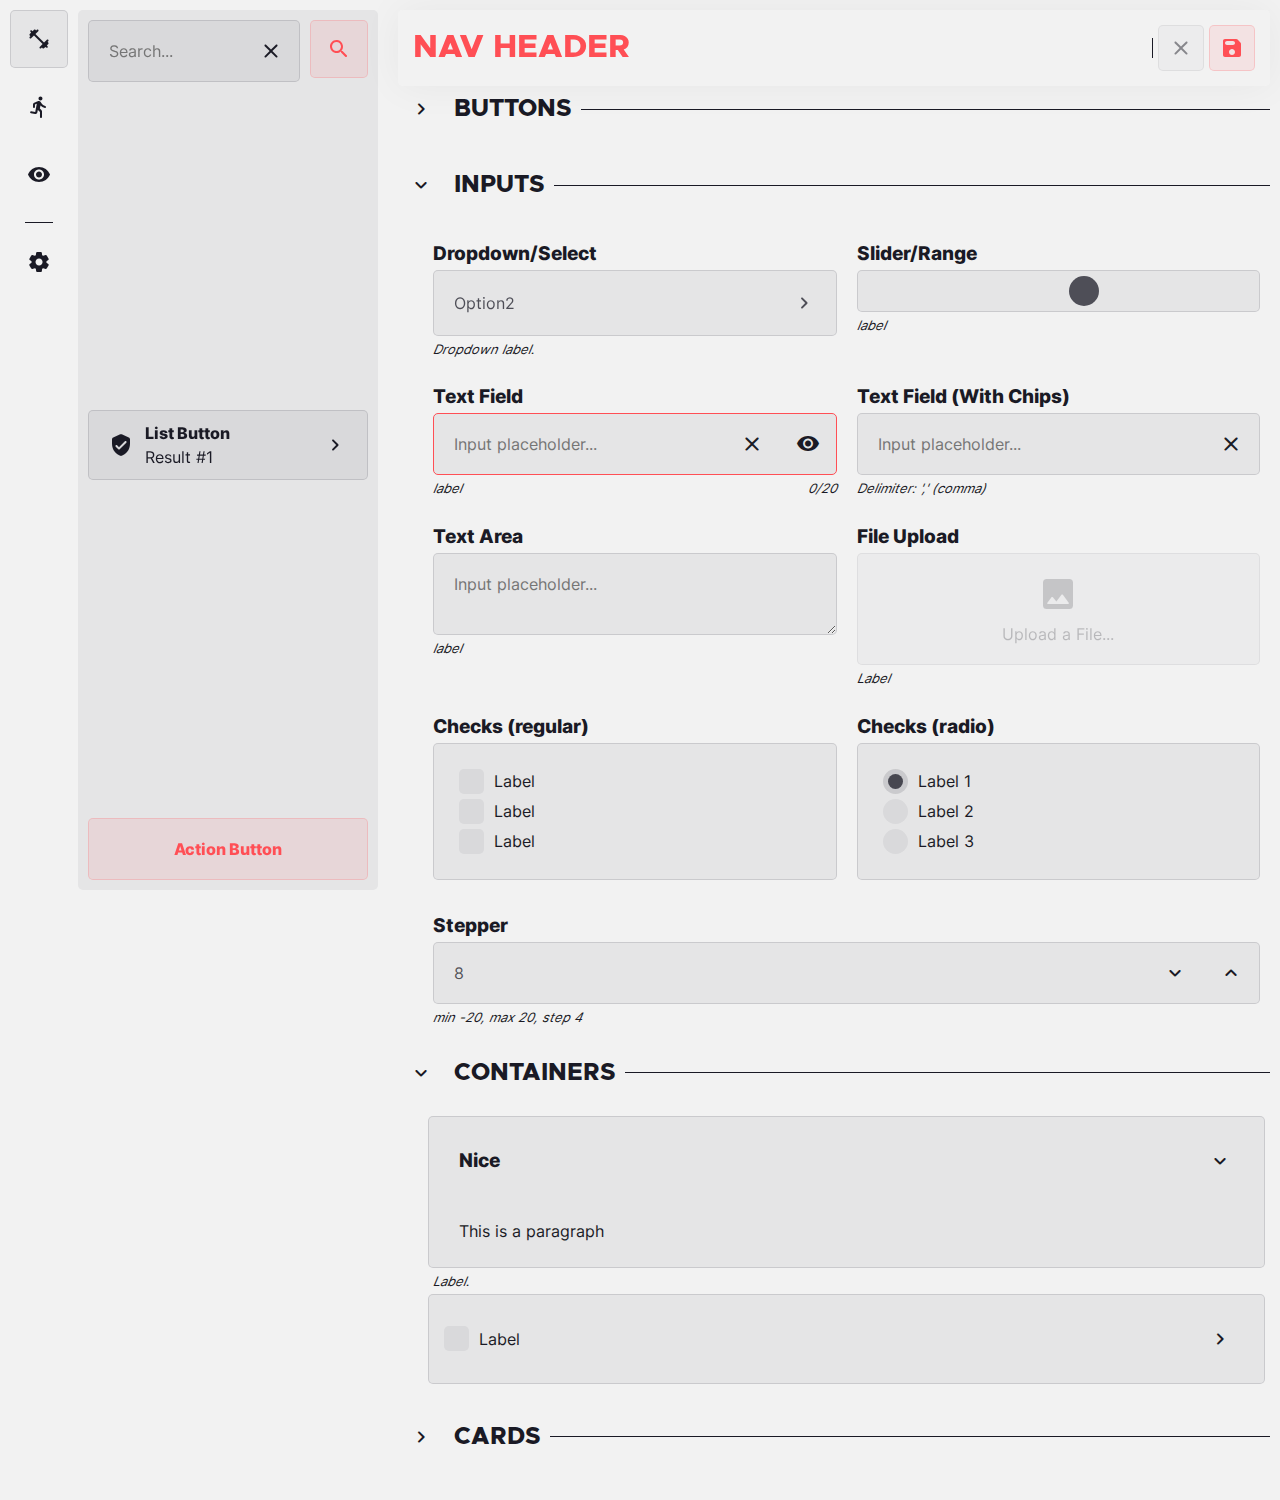
<file: testbench.html>
<!DOCTYPE html>
<html>
    <head>
        <meta name="viewport" content="width=device-width, initial-scale=1">
        
        <!-- Browser -->
        <title>Home/Testbench | Phosphorus</title>

        <!-- JS -->
        <script src="./js/global.js"></script>

        <!-- CSS -->
        <link href="https://fonts.googleapis.com/icon?family=Material+Icons+Round" rel="stylesheet">
        
        <!-- PHOSPHORUS -->
        <link rel="stylesheet" href="./phosphorus/framework.css">
        <link rel="stylesheet" href="./phosphorus/app_framework.css">
        <link rel="stylesheet" href="./phosphorus/dependencies.css">

        <script src="./phosphorus/framework.js"></script>
    </head>

    <body onload="loadFramework()">

        <!-- MAIN -->
        <main class="main">

            <!-- TEST DRAWER OVERLAY -->
            <div class="drawer-overlay">
                <div class="content-horizontal except">
                    <button class="button icon drawer-close"><span class="material-icons-round">first_page</span></button>
                    <button class="button icon secondary outlined"><span class="material-icons-round">add</span></button>
                </div>
                <div class="search-results">
                    <h1>nice</h1>
                </div>
            </div>

            <!-- NAV RAIL -->
            <aside class="nav-rail">
                <button class="button icon outlined"><span class="material-icons-round">fitness_center</span></button>
                <button class="button icon" onclick="createAlert();"><span class="material-icons-round">directions_run</span></button>
                <button class="button icon" onclick="createModal();"><span class="material-icons-round">visibility</span></button>

                <div class="sep horizontal"></div>

                <button class="button icon"><span class="material-icons-round">settings</span></button>
            </aside>

            <!-- SIDEBAR -->
            <aside class="sidebar">
                <div class="content-horizontal">
                    <div class="input text">
                        <input type="text" maxlength="50" placeholder="Search...">
                        <button class="button icon text-clear">
                            <span class="material-icons-round">clear</span>
                        </button>
                    </div>
                    <button class="button icon secondary outlined">
                        <span class="material-icons-round">search</span>
                    </button>
                </div>
    
                <div class="content-vertical" id="search-results">
                    <!-- Example ListButton -->
                    <button class="button outlined list">
                        <span class="material-icons-round">verified_user</span>
                        <div class="content-vertical">
                            <h4>List Button</h4>
                            <p>Result #1</p>
                        </div>
                        <span class="material-icons-round">keyboard_arrow_right</span>
                    </button>
                </div>
    
                <button class="button secondary outlined">Action Button</button>
            </aside>

            <!-- MAIN CONTENT -->
            <div class="content">

                <!-- NAV -->
                <nav class="nav">
                    <h1>Nav Header</h1>
                    
                    <div class="content-horizontal except">
                        
                        <div class="content-horizontal except become-mobile-sheet">
                            <button data-alt='Search' class="button tablet-only icon" onclick="openDrawer()"><span class="material-icons-round">search</span></button>
                            <span class="sep vertical"></span>
                            <button data-alt='Cancel' class="button icon outlined" id="cancel-button" disabled><span class="material-icons-round">close</span></button>
                            <button data-alt='Save' class="button outlined secondary icon" id="save-button" onclick="objectInteraction()"><span class="material-icons-round">save</span></button>
                        </div>
                    </div>
                </nav>

                <!-- BUTTON SECTION -->
                <section class="section">
                    <header>
                        <button class="button icon section-button"><span class="material-icons-round">keyboard_arrow_right</span></button>
                        <h2>Buttons</h2>
                        <div class="sep horizontal"></div>
                    </header>
                    <div class="section-content">
                        <div class="content-horizontal">
                            <button class="button icon"><span class="material-icons-round">close</span></button>
                            <button class="button with-icon"><span class="material-icons-round">close</span>Leading Icon</button>
                            <button class="button">Button</button>
                            <button class="button outlined">Button</button>
                            <button class="button contained">Button</button>
                        </div>
                        <div class="content-horizontal">
                            <button class="button secondary icon"><span class="material-icons-round">close</span></button>
                            <button class="button secondary">Button</button>
                            <button class="button secondary outlined">Button</button>
                            <button class="button secondary contained">Button</button>
                        </div>
                        <div class="content-horizontal" style="background-color: var(--tertiary);">
                            <button class="button tertiary icon"><span class="material-icons-round">close</span></button>
                            <button class="button tertiary">Button</button>
                            <button class="button tertiary outlined">Button</button>
                            <button class="button tertiary contained">Button</button>
                        </div>
                    </div>
                </section>

                <!-- INPUT SECTION -->
                <section class="section section-open">
                    <header>
                        <button class="button icon section-button"><span class="material-icons-round">keyboard_arrow_right</span></button>
                        <h2>Inputs</h2>
                        <div class="sep horizontal"></div>
                    </header>
                    <div class="section-content">
                        <!-- Dropdown & Range/Slider-->
                        <div class="content-horizontal" id="test-parent">
                            <div class="content-vertical content-input">
                                <h3>Dropdown/Select</h3>
                                <div class="input select" id="select-1">
                                    <span>Dropdown Placeholder...</span>
                                    <span class="material-icons-round">keyboard_arrow_right</span>
                                    <div>
                                        <option disabled value="1">Option1</option>
                                        <option value="2" class="selected">Option2</option>
                                        <option value="3">Option3</option>
                                    </div>
                                </div>
                                <p class="label">Dropdown label.</p>
                            </div>
        
                            <div class="content-vertical content-input">
                                <h3>Slider/Range</h3>
                                <input type="range" min="1" max="8" step="1" id="editor-set-count" class="input range">
                                <p class="label">
                                    label
                                </p>
                            </div>
                        </div>

                        <!-- Text Fields -->
                        <div class="content-horizontal">
                            <div class="content-vertical content-input">
                                <h3>Text Field</h3>
                                <div class="input text highlight" oninput="updateWordCount()" id="text-1">
                                    <input type="password" maxlength="50" placeholder="Input placeholder...">
                                    <button class="button icon text-clear">
                                        <span class="material-icons-round">clear</span>
                                    </button>
                                </div>
                                
                                <div class="content-horizontal except">
                                    <p class="label">
                                        label
                                    </p>
                                    <p class="label" id="text-word-count" style="text-align: right;">
                                        0/20
                                    </p>
                                </div>
                            </div>

                            <div class="content-vertical content-input">
                                <h3>Text Field (With Chips)</h3>
                                <div class="input text with-chips" data-maxChips="-2" data-delimiter=",">
                                    <input type="text" placeholder="Input placeholder...">
                                    <div class="chip-container">
                                        <div class="chip-content"></div>
                                    </div>
                                    <button class="button icon text-clear">
                                        <span class="material-icons-round">clear</span>
                                    </button>
                                </div>
                                <p class="label">
                                    Delimiter: ',' (comma)
                                </p>
                            </div>
        
                            
                        </div>

                        <!-- Textarea & File Upload -->
                        <div class="content-horizontal">
                            <div class="content-vertical content-input">
                                <h3>Text Area</h3>
                                <div class="input textarea" id="textarea-1">
                                    <textarea placeholder="Input placeholder..."></textarea>
                                </div>
                                
                                <div class="content-horizontal">
                                    <p class="label">
                                        label
                                    </p>
                                </div>
                                
                            </div>

                            <div class="content-vertical content-input">
                                <h3>File Upload</h3>
                                <label class="input file-upload" data-accepts="image/jpeg, image/png">
                                    <input disabled type="file">
                                    <span class="material-icons-round">image</span>
                                    <label>
                                        Upload a File...
                                    </label>
                                </label>

                                <p class="label">
                                    Label
                                </p>
                            </div>
                        </div>

                        <!-- Checks -->
                        <div class="content-horizontal">
                            <!-- Check container (regular) -->
                            <div class="content-vertical content-input">
                                <h3>Checks (regular)</h3>
                                <div class="input check-container">
                                    <label class="checkbox">
                                        <div class="check"><div></div></div>
                                        <label>Label</label>
                                    </label>
                                    <label class="checkbox">
                                        <div class="check"><div></div></div>
                                        <label>Label</label>
                                    </label>
                                    <label class="checkbox">
                                        <div class="check"><div></div></div>
                                        <label>Label</label>
                                    </label>
                                </div>
                            </div>

                            <!-- Check container (radio) -->
                            <div class="content-vertical content-input">
                                <h3>Checks (radio)</h3>
                                <div class="input check-container">
                                    <label class="checkbox radio checked">
                                        <div class="check"><div></div></div>
                                        <label>Label 1</label>
                                    </label>
                                    <label class="checkbox radio">
                                        <div class="check"><div></div></div>
                                        <label>Label 2</label>
                                    </label>
                                    <label class="checkbox radio">
                                        <div class="check"><div></div></div>
                                        <label>Label 3</label>
                                    </label>
                                </div>
                            </div>
                        </div>

                        <!-- Steppers -->
                        <div class="content-horizontal">
                            <div class="content-vertical content-input">
                                <h3>Stepper</h3>
                                <div class="input stepper">
                                    <input value=8 step=4 min=-20 max="20" type="number" placeholder="Input placeholder...">
                                    <button class="button icon stepper-decrease">
                                        <span class="material-icons-round">keyboard_arrow_down</span>
                                    </button>
                                    <button class="button icon stepper-increase">
                                        <span class="material-icons-round">keyboard_arrow_up</span>
                                    </button>
                                </div>
                                <p class="label">min -20, max 20, step 4</p>
                            </div>
                        </div>
                    </div>
                </section>

                <!-- CONTAINER SECTION -->
                <section class="section section-open">
                    <header>
                        <button class="button icon section-button"><span class="material-icons-round">keyboard_arrow_right</span></button>
                        <h2>Containers</h2>
                        <div class="sep horizontal"></div>
                    </header>
                    <div class="section-content">
                        <div class="content-vertical content-input">

                            <!-- Regular Container -->
                            <div class="container container-open">
                                <header>
                                    <h3>Nice</h3>
                                    <button class="button icon container-button"><span class="material-icons-round">keyboard_arrow_right</span></button>
                                </header>
                                <div class="container-content">
                                    <p>This is a paragraph</p>
                                </div>
                            </div>
                            <p class="label">Label.</p>
                            
                            <!-- Input Container -->
                            <div class="container">
                                <header>
                                    <label class="checkbox">
                                        <div class="check"><div></div></div>
                                        <label>Label</label>
                                    </label>

                                    <button class="button icon container-button"><span class="material-icons-round">keyboard_arrow_right</span></button>
                                </header>
                                <div class="container-content">
                                    <div class="input text">
                                        <input type="text" maxlength="50" placeholder="Input placeholder...">
                                        <button class="button icon text-clear">
                                            <span class="material-icons-round">clear</span>
                                        </button>
                                    </div>
                                </div>
                            </div>
                        </div>
                    </div>
                </section>

                <!-- CARD SECTION -->
                <section class="section">
                    <header>
                        <button class="button icon section-button"><span class="material-icons-round">keyboard_arrow_right</span></button>
                        <h2>Cards</h2>
                        <div class="sep horizontal"></div>
                    </header>
                    <div class="section-content">
                        
                         <h3>Scrollable Cards</h3>

                        <div class="content-horizontal content-cards">

                            <div class="card">
                                <img src="./content/media/sample_media_1.png">
                                <div class="media-buttons">
                                    <span class="material-icons-round" style="color: white;">verified</span>
                                    <button class="button icon" style="color: white;">
                                        <span class="material-icons-round">bookmark</span>
                                    </button>
                                </div>
                                <h3>Kill-Ups</h3>
                                <p>A varation of the OG pull-ups that kill!</p>
                                <div class="sep horizontal"></div>
                                <div class="chip-container">
                                    <div class="chip-content">
                                        <div class="chip">Core</div>
                                    </div>
                                </div>
                            </div>

                            <div class="card">
                                <img src="./content/media/sample_media_1.png">
                                <div class="media-buttons">
                                    <span class="material-icons-round" style="color: white;">verified</span>
                                    <button class="button icon" style="color: white;">
                                        <span class="material-icons-round">bookmark</span>
                                    </button>
                                </div>
                                <h3>Kill-Ups</h3>
                                <p>A varation of the OG pull-ups that kill!</p>
                                <div class="sep horizontal"></div>
                                <div class="chip-container">
                                    <div class="chip-content">
                                        <div class="chip">Core</div>
                                    </div>
                                </div>
                            </div>

                            <div class="card">
                                <img src="./content/media/sample_media_1.png">
                                <div class="media-buttons">
                                    <span class="material-icons-round" style="color: white;">verified</span>
                                    <button class="button icon" style="color: white;">
                                        <span class="material-icons-round">bookmark</span>
                                    </button>
                                </div>
                                <h3>Kill-Ups</h3>
                                <p>A varation of the OG pull-ups that kill!</p>
                                <div class="sep horizontal"></div>
                                <div class="chip-container">
                                    <div class="chip-content">
                                        <div class="chip">Core</div>
                                    </div>
                                </div>
                            </div>

                            <div class="card">
                                <img src="./content/media/sample_media_1.png">
                                <div class="media-buttons">
                                    <span class="material-icons-round" style="color: white;">verified</span>
                                    <button class="button icon" style="color: white;">
                                        <span class="material-icons-round">bookmark</span>
                                    </button>
                                </div>
                                <h3>Kill-Ups</h3>
                                <p>A varation of the OG pull-ups that kill!</p>
                                <div class="sep horizontal"></div>
                                <div class="chip-container">
                                    <div class="chip-content">
                                        <div class="chip">Core</div>
                                    </div>
                                </div>
                            </div>
                            
                        </div>
                    </div>
                </section>
            </div>
        </main>
    </body>
</html>
</file>
<file: phosphorus/framework.css>
/*

    This file handles all the standard content available in both versions
    of Phosphorus. For division-specific elements such as layout helpers, see
    app_framework.css.

    app_framework.css OR web_framework.css MUST be imported ALONGSIDE this file.
    Importing both the app and web frameworks will cause unexpected errors.

    This system also works in tandem with framework.js, and should be imported
    alongside it.

    Avoid directly changing values here, instead do so in a page or section-specific
    css file to overwrite these values.

*/



/* -- TEXT -- */
h1 {
    font-family: "Header", sans-serif;
    font-weight: normal;
    text-transform: uppercase;

    color: var(--secondary);
}

h2 {
    font-family: "Header", sans-serif;
    font-weight: normal;
    text-transform: uppercase;

    color: var(--tertiary);
}

h3 {
    font-family: "Paragraph", sans-serif;
    font-weight: 800;

    color: var(--tertiary);
}

h4 {
    font-family: "Paragraph", sans-serif;
    font-weight: 800;

    color: var(--tertiary);
}

p, ul, ol, label {
    font-family: "Paragraph", sans-serif;
    font-weight: normal;
    color: var(--tertiary);
}
a {
    color: var(--secondary);
}



/* -- SEPARATORS -- */
.sep.vertical {
    width: 10%;
    height: 100%;

    background-color: white;
    border-left: 1px solid var(--tertiary);
    display: inline-block;
}
.sep.horizontal {
    height: 1%;
    box-sizing: border-box;

    border-bottom: 1px solid var(--tertiary);
    margin: 0px 20px;
}
.sep.alt {
    border-bottom: 1px solid var(--secondary);
}



/* -- SCROLLBAR -- */
::-webkit-scrollbar {
    width: 10px;
}
::-webkit-scrollbar-track {
    background: none;
}
::-webkit-scrollbar-thumb {
    background: var(--tertiary50);
    border-radius: var(--cornerRounding);
    transition-duration: var(--transitionDuration);
}
::-webkit-scrollbar-thumb:hover {
    background: var(--tertiary75);
}



/* -- BUTTONS -- */

/* Regular Buttons */
.button {
    padding: 20px 50px;
    margin: 5px;

    box-sizing: border-box;

    border: none;
    border: 1px solid #FFFFFF00;
    border-radius: var(--cornerRounding);
    background: none;
    color: var(--tertiary);
    cursor: pointer;

    font-family: "Paragraph", sans-serif;
    font-weight: 800;
    font-size: 16px;
    text-decoration: none;
    text-align: center;

    transition-duration: var(--transitionDuration);
}
.button.icon {
    display: flex;
    align-items: center;
    justify-content: center;
    text-align: center;

    padding: 16px;
}
.button.with-icon {
    display: flex;
    justify-content: center;
    align-items: center;
    text-align: left;

    padding: 16px 50px;
}
.button.with-icon span {
    margin: 0px 10px;
}
.button.list {
    display: flex;
    flex-direction: row;
    align-items: center;
    justify-content: space-between;

    padding: 10px;
}
.button.list > * {
    margin: 0px 10px;
}
.button.list > .content-vertical { 
    margin: 0px; 
    align-items: flex-start;
    text-align: left;
    flex-grow: 1;
}
.button.list > .content-vertical * {
    margin: 2px;
}

.button:hover {
    background-color: var(--tertiary25);
}

/* Color Variants */
.button.secondary {
    color: var(--secondary);
}
.button.secondary:hover {
    background-color: var(--secondary25);
}
.button.tertiary {
    color: var(--primary);
}
.button.tertiary:hover {
    background-color: var(--primary25);
}

/* Type Variants */
.button.outlined {
    background-color: var(--tertiary25);
    border: 1px solid var(--tertiary50);
}
.button.outlined:hover {
    background-color: var(--tertiary50);
}
.button.outlined.secondary {
    background-color: var(--secondary25);
    border: 1px solid var(--secondary50);
}
.button.outlined.secondary:hover {
    background-color: var(--secondary50);
}
.button.outlined.tertiary {
    background-color: var(--primary25);
    border: 1px solid var(--primary50);
}
.button.outlined.tertiary:hover {
    background-color: var(--primary50);
}

.button.contained {
    background-color: var(--tertiary);
    color: var(--primary);
}
.button.contained:hover {
    background-color: var(--tertiaryLight);
}
.button.contained.secondary {
    background-color: var(--secondary);
    color: var(--primary);
}
.button.contained.secondary:hover {
    background-color: var(--secondaryLight);
}
.button.contained.tertiary {
    background-color: var(--primary);
    color: var(--tertiary);
}
.button.contained.tertiary:hover {
    background-color: var(--primaryLight);
}



/* Misc */
.button:focus {
    outline: none;
    border: 1px solid var(--tertiary75);
}
.button.secondary:focus {
    outline: none;
    border: 1px solid var(--secondary75);
}
.button.tertiary:focus {
    outline: none;
    border: 1px solid var(--primary75);
}
.button.disabled, .button:disabled {
    opacity: 50%;
    cursor: not-allowed;
}


/* -- INPUTS -- */
input, textarea {
    flex-grow: 1;
    background: none;
    border: none;

    font-family: "Paragraph", sans-serif;
    font-weight: normal;
    font-size: 16px;
    text-decoration: none;
    text-align: left;

    padding: 20px;
}
input:focus, textarea:focus { outline: none; }
.input {
    border-radius: var(--cornerRounding);
    cursor: pointer;
    transition-duration: var(--transitionDuration);

    background-color: var(--tertiary25);
    border: 1px solid var(--tertiary50);
    color: var(--tertiary75);

    padding: 20px;
    margin: 5px;
    box-sizing: border-box;

    font-family: "Paragraph", sans-serif;
    font-weight: normal;
    font-size: 16px;
    text-decoration: none;
    text-align: left;
}
.input.highlight { 
    border-color: var(--secondary);
}
.input:hover {
    background-color: var(--tertiary50);
}
.input:focus {
    outline: none;
    border: 1px solid var(--tertiary75);
}
.input.disabled, .input:disabled, .input.disabled *, .input:disabled * { 
    opacity: 50%;
    cursor: not-allowed;
}

/* SELECT */
.select {
    position: relative;
    display: flex;
    flex-direction: row;
    justify-content: space-between;
    align-items: center;
}
.select > .material-icons-round { margin-left: 10px; }
.select div {
    display: none;
    position: absolute;
    top: 70px;
    left: 0px;
    width: 100%;
    max-height: 200px;
    overflow-y: auto;
    box-sizing: border-box;
    padding: 5px;

    background-color: var(--tertiary25);
    backdrop-filter: blur(10px);
    -webkit-backdrop-filter: blur(10px);
    border-radius: var(--cornerRounding);
    border: 1px solid var(--tertiary50);
    flex-direction: column;
    align-items: stretch;
}
.select.open-up div {
    transform: translateY(calc(-100% - 80px));
}
.select.open div { 
    display: flex;
}
.select div > option {
    padding: 10px 20px;
    border-radius: var(--cornerRounding);
    text-align: left;

    transition-duration: var(--transitionDuration);
}
.select div > option:hover, .select div > option.selected {
    background-color: var(--tertiary25);
}
.select div > option.selected:hover {
    background-color: var(--tertiary50);
}

/* CHIPS */
.chip-container {
    display: flex;
    flex-direction: row;
    align-items: flex-start;
    justify-content: flex-start;

    max-width: 200px;
    overflow-x: scroll;
    box-sizing: border-box;
}
.chip-container::-webkit-scrollbar { display: none; }
.chip-content {
    display: flex;
    flex-direction: row;
    align-items: center;
    justify-content: flex-start;
    width: fit-content;
}
.chip {
    background-color: var(--tertiary25);
    border-radius: 20px;

    display: flex;
    align-items: center;
    justify-content: center;
    padding: 5px 12px;
    margin: 0px 2px;

    white-space: nowrap;
}
.chip.with-button {
    padding: 5px 5px 5px 12px;
}
.chip span {
    border-radius: 50%;
    font-size: 20px;
    padding: 2px;
    margin-left: 5px;
    transition-duration: var(--transitionDuration);
}
.chip:hover span {
    background-color: var(--tertiary50);
}

/* TEXT */
.text {
    cursor: text;
    display: flex;
    padding: 0px;

    align-items: center;
    box-sizing: border-box;
}
.text input {
    color: var(--tertiary75);
    width: 100px;
}
.text .button.icon {
    margin: 5px;
    padding: 10px;
}
.text .chip-container { 
    justify-content: flex-end;
}
.text .chip-content { 
    justify-content: flex-end;
}

/* TEXT AREA */
.textarea {
    cursor: text;
    padding: 0px;
    display: flex;

    resize: vertical;
    overflow-y: scroll;

    min-height: 60px;
    max-height: 200px;
}
.textarea textarea {
    resize: none;
    color: var(--tertiary75);
}
.textarea.disabled textarea {
    opacity: 50%;
    cursor: not-allowed;
}

/* SLIDER */
.input.range {
    -webkit-appearance: none;
    appearance: none;

    padding: 5px;
    transition: 0.2s;
}
.input.range::-webkit-slider-thumb {
    -webkit-appearance: none;
    appearance: none;
    height: 30px;
    width: 30px;
    border-radius: 50%;
    background: var(--tertiary75);
}
.input.range::-webkit-slider-thumb:hover {
    background: var(--tertiary);
}

/* CHECKBOX */
.checkbox {
    margin: 5px;
    min-width: fit-content;
    cursor: pointer;

    display: flex;
    flex-direction: row;
    align-items: center;
}
.checkbox.radio .check {
    border-radius: 50%;
}
.checkbox.contained {
    background-color: var(--tertiary25);
    border-radius: var(--cornerRounding);
    padding: 5px;
}
.checkbox .check {
    width: 25px;
    height: 25px;
    background-color: var(--tertiary25);
    border-radius: var(--cornerRounding);
    transition-duration: var(--transitionDuration);
    box-sizing: border-box;
    margin-right: 10px;
}
.checkbox:hover .check, .checkbox.checked .check {
    background-color: var(--tertiary50);
}
.checkbox.checked .check > div {
    margin: 5px;
    width: calc(100% - 10px);
    height: calc(100% - 10px);
    border-radius: 50%;
    background-color: var(--tertiary75);
    box-sizing: border-box;
}
.checkbox.disabled {
    opacity: 50%;
    cursor: not-allowed;
}
.checkbox.highlight .check {
    border: 1px solid var(--secondary);
}

/* FILE UPLOAD */
.file-upload {
    display: flex;
    align-items: center;
    justify-content: center;
    flex-direction: column;
}
.file-upload.hover {
    background-color: var(--tertiary50);
}
.file-upload > input {
    display: none;
}
.file-upload > span {
    margin-bottom: 10px;
    font-size: 40px;
}

.stepper {
    cursor: text;
    display: flex;
    padding: 0px;

    align-items: center;
    box-sizing: border-box;
}
.stepper input {
    color: var(--tertiary75);
    width: 100px;
}
.stepper input::-webkit-outer-spin-button, .stepper input::-webkit-inner-spin-button { 
    -webkit-appearance: none;
    margin: 0;
}
.stepper .button.icon {
    margin: 5px;
    padding: 10px;
}




/* -- SECTION -- */
.section > header {
    display: flex;
    flex-direction: row;
    align-items: center;
    justify-content: stretch;
}
.section > header .button.icon {
    padding: 10px;
    margin: 0px;
}
.section > header h2 {
    margin: 0px 10px;
}
.section > header .sep {
    flex-grow: 1;
    margin: 0px;
}

.section {
    margin-bottom: 20px;
}
.section > .section-content {
    margin-left: 25px;
    margin-top: 10px;
    max-height: 0;
    overflow: hidden;
}
.section.section-open > .section-content {
    max-height: fit-content;
}



/* -- CONTAINER -- */
.container {
    background-color: var(--tertiary25);
    border: 1px solid var(--tertiary50);
    border-radius: var(--cornerRounding);

    padding: 10px;
    margin: 5px 0px;
    display: flex;
    flex-direction: column;
}
.container > header {
    display: flex;
    flex-direction: row;
    align-items: center;
    justify-content: space-between;
}
.container > header > h3 { margin-left: 20px; }
.container > header > *:not(.button) {
    flex-grow: 1;
}
.container > .container-content {
    margin-left: 20px;
    margin-top: 10px;
    display: none;
    overflow: hidden;
}
.container.container-open > .container-content {
    display: flex;
    flex-direction: column;
}



/* -- CARDS -- */
.card { 
    border-radius: var(--cornerRounding);
    cursor: pointer;
    transition-duration: var(--transitionDuration);
    position: relative;

    background-color: var(--tertiary25);
    border: 1px solid var(--tertiary50);
    color: var(--tertiary75);

    margin: 5px;
    padding-bottom: 10px;
    box-sizing: border-box;

    display: flex;
    flex-direction: column;
    align-items: stretch;
    justify-content: space-between;

    min-width: 300px;
    /* width: 30%; */
    width: calc(33% - 10px);
    flex-grow: 1;

    font-family: "Paragraph", sans-serif;
    font-weight: normal;
    font-size: 16px;
    text-decoration: none;
    text-align: left;
    overflow: hidden;
}
.card:hover { 
    background-color: var(--tertiary50);
}
.card > *:not(img), .card > .sep { margin: 10px 10px 0px 10px; }
.card > .media-buttons {
    position: absolute;
    top: 0px;
    width: 100%;
    padding: 0px;
    margin: 0px;
    box-sizing: border-box;

    display: flex;
    flex-direction: row;
    align-items: center;
    justify-content: space-between;
}
.card > .media-buttons > span {
    margin: 10px;
}
.card > .media-buttons > .button.icon {
    padding: 5px;
}
.card > img {
    width: 100%;
    height: auto;
}
.card > .chip-container {
    max-width: 100%;
    box-sizing: border-box;
}
.card > .chip-container > .chip-content {
    box-sizing: border-box;
}



/* -- LAYOUT ASSISTANCE -- */
.content-horizontal {
    width: 100%;
    display: flex;
    flex-direction: row;
    align-items: flex-start;
    justify-content: stretch;

    box-sizing: border-box;
}
.content-horizontal.except {
    flex-direction: row !important;
}
.content-horizontal > *:not(.button.icon) {
    flex-basis: 50%;
    flex-grow: 1;
}

.content-vertical {
    display: flex;
    flex-direction: column;
    align-items: stretch;
    justify-content: flex-start;

    margin-bottom: 10px;
}

.content-input { 
    margin: 5px;
}
.content-input .label {
    margin: 0px 5px;
    font-style: oblique;
    font-size: 13px;
}
.content-input > h1, .content-input > h2, .content-input > h3 {
    margin-left: 5px;
    margin-bottom: 0px;
}

.content-cards { 
    display: flex;
    flex-direction: row !important;
    align-items: stretch;
    justify-content: flex-start;
    overflow-x: scroll;
}

@media only screen and (max-width: 1000px) {
    .content-horizontal:not(.except) {
        flex-direction: column;
        align-items: stretch;
        flex-basis: 100%;
        flex-grow: 1;
    }
    .content-horizontal > *:not(.button.icon) {
        flex-basis: 100%;
    }
}



/* -- ANIMATIONS -- */
/* Slide up from bottom */
@keyframes slideUp {
    0% { 
        transform: translateY(calc(100% + 20px)); 
        box-shadow: 0px 0px 40px rgba(0,0,0,0);
        display: none;
    }
    100% { 
        transform: translateY(0); 
        box-shadow: 0px 0px 40px rgba(0,0,0,0.2);
        display: flex;
    }
}
@keyframes slideDown {
    0% { 
        transform: translateY(0); 
        box-shadow: 0px 0px 40px rgba(0,0,0,0.2);
        display: flex;
    }
    100% { 
        transform: translateY(calc(100% + 20px)); 
        box-shadow: 0px 0px 40px rgba(0,0,0,0);
        display: none;
    }
}

/* Slide in from right */
@keyframes slideIn {
    0% { 
        transform: translateX(calc(100% + 10px)); 
        box-shadow: 0px 0px 40px rgba(0,0,0,0);
    }
    100% { 
        transform: translateX(0); 
        box-shadow: 0px 0px 40px rgba(0,0,0,0.2);
    }
}
@keyframes slideOut {
    0% { 
        transform: translateX(0); 
        box-shadow: 0px 0px 40px rgba(0,0,0,0.2);
    }
    100% { 
        transform: translateX(calc(100% + 10px)); 
        box-shadow: 0px 0px 40px rgba(0,0,0,0);
    }
}

/* Fade */
@keyframes fadeIn {
    0% { top: 0; opacity: 0%; }
    100% { top: 0; opacity: 100%;}
}
@keyframes fadeOut {
    0% { top: 0; opacity: 100%; }
    99% { top: 0; opacity: 0%;}
    100% { top: 100%; }
}

/* Fade & grow */
@keyframes fadeGrowIn {
    0% { 
        opacity: 0%;
        transform: scale(90%);
        box-shadow: 0px 0px 40px rgba(0,0,0,0);
    }
    100% { 
        opacity: 100%;
        transform: scale(100%);
        box-shadow: 0px 0px 40px rgba(0,0,0,0.2);
    }
}
@keyframes fadeGrowOut {
    0% { 
        opacity: 100%;
        transform: scale(100%);
        box-shadow: 0px 0px 40px rgba(0,0,0,0.2);
    }
    100% { 
        opacity: 0%;
        transform: scale(90%); 
        box-shadow: 0px 0px 40px rgba(0,0,0,0);
    }
}



/* -- MOBILE- & TABLET-ONLY ELEMENTS -- */
/* Put this at the end of the framework */

@media only screen and (min-width: 1000px) {
    .tablet-only { display: none !important; }
}
@media only screen and (max-width: 1000px) {
    .tablet-only { display: flex !important; }
}

@media only screen and (min-width: 500px) {
    .mobile-only { display: none !important; }
}
@media only screen and (max-width: 500px) {
    .mobile-only { display: flex !important; }
    .not-mobile, .become-mobile-sheet { display: none !important;}
}
</file>
<file: phosphorus/app_framework.css>
/*

    This file handles css elements specific to the APP division of Phosphorus.
    This must be imported ALONGSIDE framework.css and framework.js to correctly
    function, and should NOT be imported with web_framework.css.

*/



/* -- PAGE ELEMENTS -- */
body, html {
    min-height: 100%;
    max-width: 100%;
    margin: 0px;

    background-color: var(--primary);
    box-sizing: border-box;

    scroll-behavior: smooth;
}



/* -- NAV -- */

/*  NOTE:
    A 'nav' as considered by the APP division of Ph is entirely different to
    the WEB division.
*/

.nav {
    display: flex;
    flex-direction: row;
    align-items: center;
    justify-content: space-between;

    position: sticky;
    top: 0px;
    width: 100%;
    box-sizing: border-box;

    backdrop-filter: blur(10px);
    -webkit-backdrop-filter: blur(10px);
    background: var(--primary75);
    border-radius: var(--cornerRounding);
    box-shadow: 0px 0px 40px rgba(0,0,0,0.05);

    transition-duration: 0.2s;
    z-index: 999;
    padding: 15px;
}
.nav .content-horizontal { 
    width: unset; 
    height: 100%; 
    align-items: center;
}
.nav .button.icon {
    padding: 10px;
}
.nav .button, .nav .sep.vertical {
    margin: 0px;
    margin-left: 5px;
}
.nav .sep.vertical {
    height: 20px;
}
.nav > h1 {
    margin: 0px;
}



/* -- NAV RAIL -- */
.nav-rail {
    display: flex;
    flex-direction: column;
    align-items: stretch;
    justify-content: flex-start;
    box-sizing: border-box;

    position: -webkit-sticky;
    position: sticky;
    top: 10px;
    height: calc(100vh - 20px);
}
.nav-rail > .button {
    margin: 0px 0px 10px 10px;
}
.nav-rail > .sep {
    margin: 0px 15px 10px 25px;
}

@media only screen and (max-width: 500px) {
    .nav-rail {
        backdrop-filter: blur(10px);
        -webkit-backdrop-filter: blur(10px);
        background: var(--primary75);
        box-shadow: 0px 0px 40px rgba(0,0,0,0.05);

        flex-direction: row;
        justify-content: space-between;

        position: fixed;
        z-index: 999;

        box-sizing: border-box;

        bottom: 0px;
        top: unset;
        height: unset;
        width: 100vw;
    }
    .nav-rail > .button {
        margin: 20px;
    }
    .nav-rail > .sep { display: none; }
}




/* -- ALERT -- */
.alert {
    position: fixed;
    bottom: 0px;
    right: 0px;
    transform: translateX(calc(100% + 10px));

    box-sizing: border-box;
    margin: 10px;
    padding: 10px;
    max-width: 500px;

    display: flex;
    flex-direction: row;
    align-items: center;

    z-index: 999;

    border-radius: var(--cornerRounding);
    backdrop-filter: blur(10px);
    -webkit-backdrop-filter: blur(10px);
    background-color: var(--primary75);

    box-shadow: 0px 0px 40px rgba(0,0,0,0);
}

.alert { animation: slideIn 0.75s ease forwards; }
.alert.hide { animation: slideOut 0.75s ease forwards; }

.alert h2 {
    margin: 10px;
}
.alert p {
    margin: 10px;
    margin-top: 0px;
}

@media only screen and (max-width: 500px) {
    .alert {
        margin-bottom: 110px;
    }
}



/* -- MAIN -- */
.main {
    display: flex;
    max-width: 100%;
}



/* SIDEBAR */
.sidebar {
    flex: 0 2 300px;

    display: flex;
    flex-direction: column;
    align-items: stretch;
    justify-content: space-between;
    box-sizing: border-box;

    position: -webkit-sticky;
    position: sticky;
    top: 10px;
    height: calc(100vh - 20px);
    max-width: 400px;
    
    margin: 10px;
    padding: 5px;

    border-radius: var(--cornerRounding);
    background-color: var(--tertiary25);
}
@media only screen and (max-width: 1000px) {
    .sidebar {
        display: none;
    }
}

/* MAIN CONTENT */
.content {
    flex: 1 1 auto;

    display: flex;
    flex-direction: column;
    width: calc(100% - 500px);
    margin: 10px;
}
@media only screen and (max-width: 500px) {
    .content {
        margin-bottom: 100px;
    }
}


/* EMPTY STATE */
.empty-state {
    align-items: center;
}



/* -- MODAL -- */
.modal-overlay {
    position: fixed;
    top: 0px;
    bottom: 0px;
    left: 0px;
    right: 0px;

    z-index: 9999;

    backdrop-filter: blur(10px);
    -webkit-backdrop-filter: blur(10px);
    background-color: rgba(0,0,0,0.75);
    transition-duration: 0.5s;

    animation: fadeIn 0.25s ease forwards;
}
.modal {
    position: fixed;
    
    top: 100px;
    left: 100px;
    right: 100px;
    bottom: 100px;

    background-color: var(--primary);
    border-radius: var(--cornerRounding);
    border: 1px solid var(--tertiary50);
    box-shadow: 0px 0px 40px rgba(0,0,0,0.2);

    padding: 10px;
    box-sizing: border-box;

    display: flex;
    flex-direction: column;
    align-items: stretch;
    justify-content: flex-start;

    animation: fadeGrowIn 0.5s ease forwards;
}
.modal-overlay.hide { 
    animation: fadeOut 0.25s ease forwards;
    backdrop-filter: blur(0px);
    -webkit-backdrop-filter: blur(0px);
}
.modal-overlay.hide > .modal { animation: fadeGrowOut 0.5s ease forwards; }
.modal-header {
    display: flex;
    flex-direction: row;
    align-items: center;
    justify-content: space-between;
}
.modal-header > h1 { 
    margin: 0px; 
    margin-left: 10px;
}
.modal-content { 
    flex-grow: 1;
    display: flex;
    flex-direction: column;
    align-items: flex-start;
    justify-content: stretch;
}


@media only screen and (max-width: 1000px) {
    .modal {
        top: 20px;
        left: 20px;
        right: 20px;
        bottom: 20px;
    }
}



/* -- MOBILE SHEETS -- */
.mobile-sheet-overlay {
    position: fixed;
    top: 100%;
    left: 0;
    right: 0;
    bottom: 0;

    opacity: 0%;
    background-color: rgba(0,0,0,0.75);
    z-index: 1000;

    display: none;
    flex-direction: column;
    align-items: stretch;
    justify-content: flex-end;
    box-sizing: border-box;

    animation: fadeOut 0.25s ease forwards;
}
.mobile-sheet-overlay.show {
    animation: fadeIn 0.25s ease forwards;
}
.mobile-sheet {
    z-index: 10001;
    background-color: var(--primary);
    border-radius: var(--cornerRounding);
    margin: 20px;

    display: flex;
    flex-direction: column;
    align-items: stretch;
    justify-content: stretch;
    transform: translateY(calc(100% + 20px));
    animation: slideDown 0.25s ease forwards;
}
.mobile-sheet-overlay.show > .mobile-sheet {
    animation: slideUp 0.25s ease forwards;
}



/* -- DRAWER OVERLAY (MOBILE ONLY) -- */
.drawer-overlay {
    position: fixed;
    top: 0;
    right: 0;
    left: 0;
    bottom: 0;
    z-index: 1002;
    transform: translateX(calc(100% + 10px));

    background-color: var(--primary);

    display: none;
    flex-direction: column;
    align-items: stretch;
    justify-content: flex-start;

    box-sizing: border-box;
    padding: 20px;
}
.drawer-overlay { animation: slideDown 0.25s ease forwards; }
.drawer-overlay.show { animation: slideUp 0.25s ease forwards; }
.drawer-overlay > .content-horizontal {
    justify-content: space-between;
}
.drawer-overlay > .search-results {     /* TEMP */
    background-color: var(--tertiary25);
    margin: 5px;
    padding: 10px;
    border-radius: var(--cornerRounding);
    flex-grow: 1;
}
</file>
<file: phosphorus/dependencies.css>
/* -- VARIABLES -- */
:root {
    /* Colours */
    --primary: #F2F2F2;
    --primary25: #f2f2f21c;
    --primary50: #F2F2F221;
    --primary75: #F2F2F2be;
    --primaryLight: #cacaca;

    --secondary: #ff4f55;
    --secondary25: #ff4f5518;
    --secondary50: #ff4f5533;
    --secondary75: #ff4f55be;
    --secondaryLight: #fd6b70;

    --tertiary: #1a1a25;
    --tertiary25: #1a1a250e;
    --tertiary50: #1a1a2521;
    --tertiary75: #1a1a25be;
    --tertiaryLight: #202020;

    /* Misc */
    --cornerRounding: 5px;
    --transitionDuration: 0.1s;
}
@media (prefers-color-scheme: dark) {
    :root {        
        --primary: #1a1a25;
        --primary25: #1a1a250e;
        --primary50: #1a1a2521;
        --primary75: #1a1a25be;
        --primaryLight: #303030;
    
        --tertiary: #F2F2F2;
        --tertiary25: #f2f2f21c;
        --tertiary50: #f2f2f236;
        --tertiary75: #f2f2f2be; 
        --tertiaryLight: #cacaca;
    }
}

/* -- FONTS -- */

/* Static font */
@font-face {
    font-family: "Header";
    src: url("../content/fonts/Metropolis-ExtraBold.ttf");
    font-weight: normal;
    font-style: normal;
}
@font-face {
    font-family: "Header";
    src: url("../content/fonts/Metropolis-ExtraBoldItalic.ttf");
    font-weight: normal;
    font-style: italic;
}

/* A variable font */
@font-face {
    font-family: "Paragraph";
    src: url("../content/fonts/Inter-VariableFont_slnt\,wght.ttf");
    font-weight: 400 900;
    font-style: oblique 0deg 10deg;
}

/* Monospace font */
@font-face {
    font-family: "Monospace";
    src: url("../content/fonts/JetBrainsMono-Regular.ttf");
    font-weight: normal;
    font-style: normal;
}
@font-face {
    font-family: "Monospace";
    src: url("../content/fonts/JetBrainsMono-ExtraBold.ttf");
    font-weight: bold;
    font-style: normal;
}
</file>
<file: css/pages/index.css>
/* CODE */
.content-code {
    display: flex;
    flex-direction: column;
    align-items: center;
    justify-content: center;
}
.content-code .label {
    margin: 0px 5px;
    font-style: oblique;
    font-size: 13px;
}
.code {
    max-width: 800px;
    width: 100%;
}

code {
    font-family: 'Monospace', monospace;
    font-style: normal;
    color: var(--secondary);
    padding: 0px 5px;
    border-radius: var(--cornerRounding);
    background-color: var(--tertiary25);
}

/* MISC MODIFIERS */
.container-content > h4 {
    margin: 0px;
}
.container-content > .sep.horizontal, .section-content > .sep.horizontal {
    margin: 20px;
    margin-left: 0px;
}
</file>
